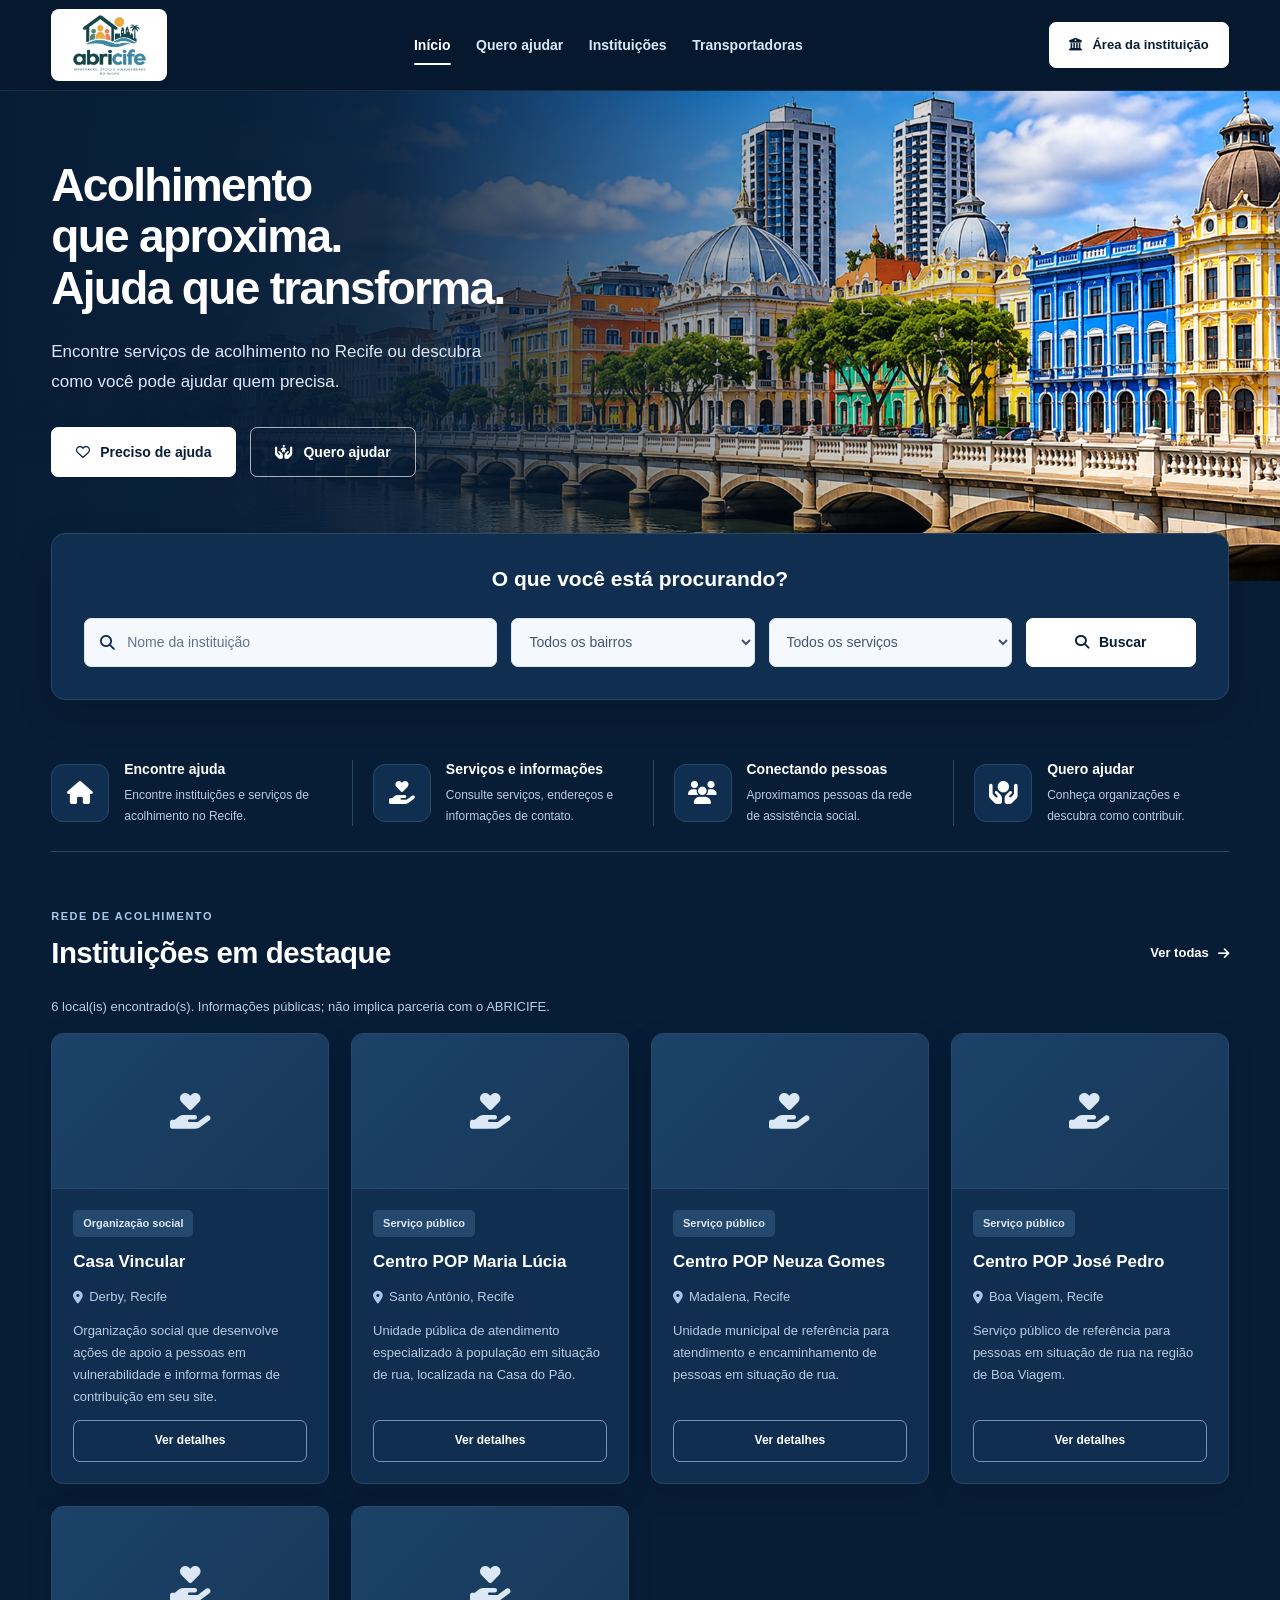
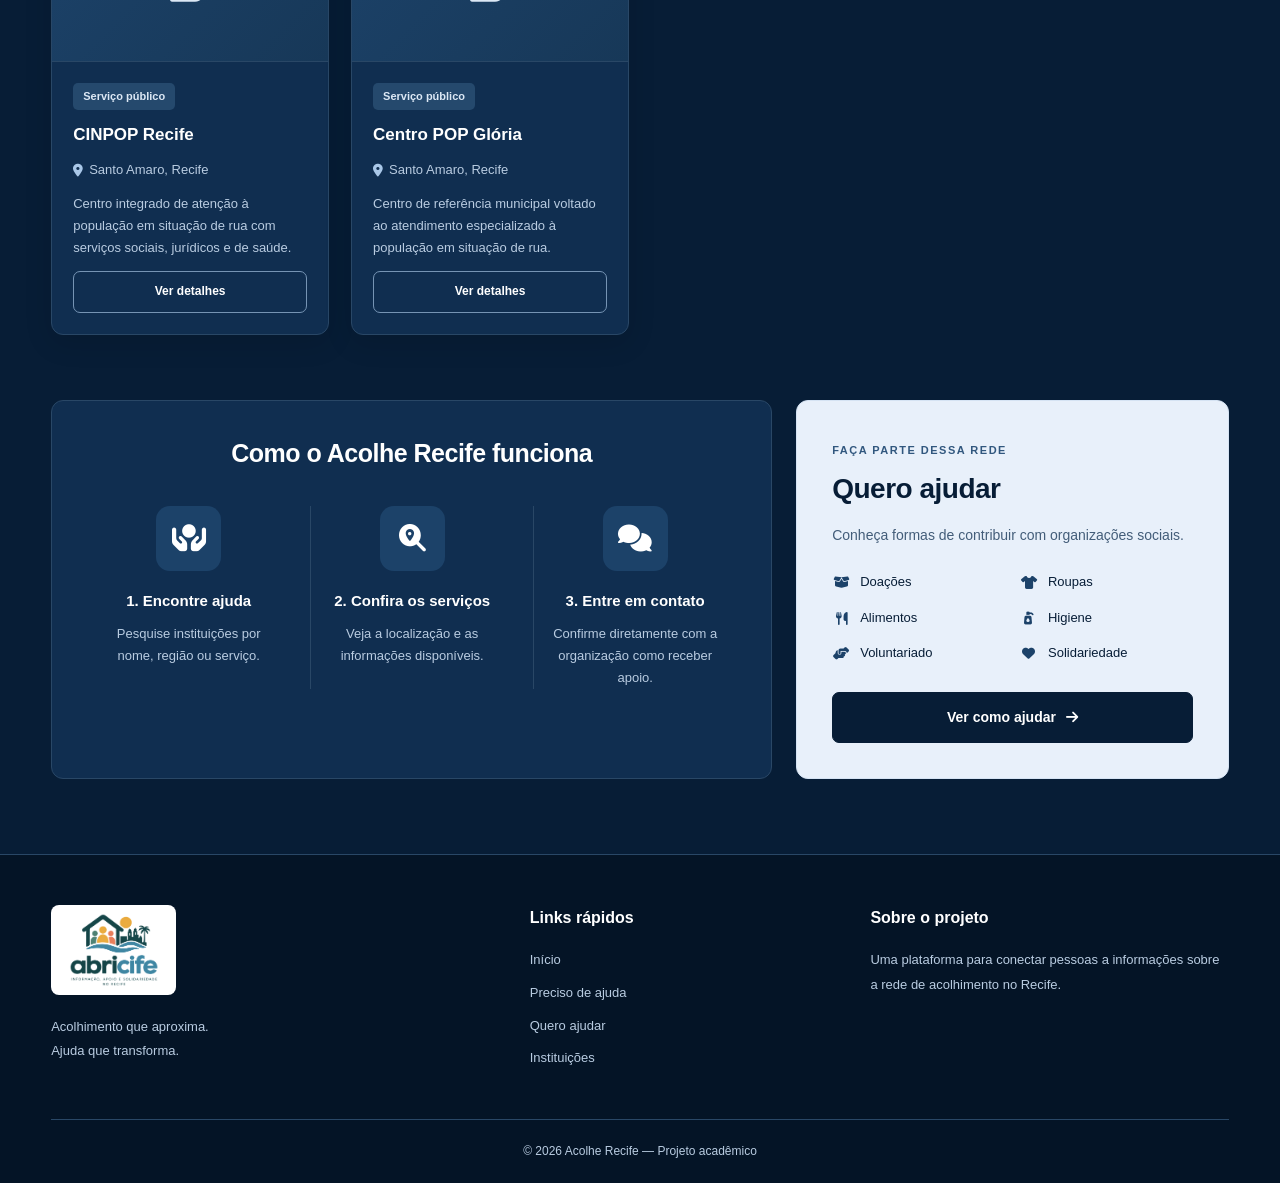
<file: acolhe-recife/frontend/html/index.html>
<!DOCTYPE html>
<html lang="pt-BR">
<head>
  <meta charset="UTF-8">
  <meta name="viewport" content="width=device-width, initial-scale=1">
  <meta name="theme-color" content="#063da8">
  <meta name="description" content="Encontre instituições e serviços de apoio no Recife.">

  <title>ABRICIFE | Acolhe Recife</title>

  <link rel="stylesheet" href="../css/style.css">
  <link rel="stylesheet" href="https://cdnjs.cloudflare.com/ajax/libs/font-awesome/6.5.2/css/all.min.css">

  <script src="../js/dados.js" defer></script>
  <script src="../js/catalogo.js" defer></script>
</head>
<body>
  <header class="header">
    <div class="header-container">
      <a href="index.html" class="logo" aria-label="ABRICIFE - Início">
        <img src="../assets/img/logo.png" alt="ABRICIFE">
      </a>

      <button class="menu-toggle" id="menu-toggle"
        type="button" aria-label="Abrir menu"
        aria-expanded="false" aria-controls="menu">
        <i class="fa-solid fa-bars"></i>
      </button>

      <nav class="menu" id="menu" aria-label="Navegação principal">
        <a href="index.html" class="active" aria-current="page">Início</a>
        <a href="quero-ajudar.html">Quero ajudar</a>
        <a href="instituicoes.html">Instituições</a> 
        <a href="transportadoras.html">Transportadoras</a>
      </nav>

      <a href="login.html" class="btn-instituicao">
        <i class="fa-solid fa-building-columns"></i>
        Área da instituição
      </a>
    </div>
  </header>

  <main>
    <section class="hero">
      <div class="hero-content">
        <h1>
          Acolhimento<br>
          que aproxima.<br>
          Ajuda que transforma.
        </h1>

        <p>
          Encontre serviços de acolhimento no Recife
          ou descubra como você pode ajudar quem precisa.
        </p>

        <div class="hero-buttons">
          <a href="preciso-ajuda.html" class="btn-primary">
            <i class="fa-regular fa-heart"></i>
            Preciso de ajuda
          </a>

          <a href="quero-ajudar.html" class="btn-secondary">
            <i class="fa-solid fa-hands-holding-child"></i>
            Quero ajudar
          </a>
        </div>
      </div>
    </section>

    <section class="search-box" aria-labelledby="search-title">
      <h2 id="search-title">O que você está procurando?</h2>

      <form class="search-form" id="search-form">
        <div class="input-search">
          <i class="fa-solid fa-magnifying-glass"></i>
          <input type="search" id="search-name"
            placeholder="Nome da instituição"
            aria-label="Nome da instituição">
        </div>

        <select id="search-region" aria-label="Região">
          <option value="">Todas as regiões</option>
        </select>

        <select id="search-service" aria-label="Tipo de serviço">
          <option value="">Todos os serviços</option>
        </select>

        <button type="submit" class="btn-search">
          <i class="fa-solid fa-magnifying-glass"></i>
          Buscar
        </button>
      </form>
    </section>

    <section class="benefits" aria-label="Como podemos ajudar">
      <article class="benefit">
        <div class="benefit-icon">
          <i class="fa-solid fa-house"></i>
        </div>
        <div>
          <h3>Encontre ajuda</h3>
          <p>Encontre instituições e serviços de acolhimento no Recife.</p>
        </div>
      </article>

      <article class="benefit">
        <div class="benefit-icon">
          <i class="fa-solid fa-hand-holding-heart"></i>
        </div>
        <div>
          <h3>Serviços e informações</h3>
          <p>Consulte serviços, endereços e informações de contato.</p>
        </div>
      </article>

      <article class="benefit">
        <div class="benefit-icon">
          <i class="fa-solid fa-users"></i>
        </div>
        <div>
          <h3>Conectando pessoas</h3>
          <p>Aproximamos pessoas da rede de assistência social.</p>
        </div>
      </article>

      <article class="benefit">
        <div class="benefit-icon">
          <i class="fa-solid fa-hands-holding-circle"></i>
        </div>
        <div>
          <h3>Quero ajudar</h3>
          <p>Conheça organizações e descubra como contribuir.</p>
        </div>
      </article>
    </section>

    <section class="institutions" id="instituicoes">
      <div class="section-header">
        <div>
          <span class="section-label">REDE DE ACOLHIMENTO</span>
          <h2>Instituições em destaque</h2>
        </div>

        <a href="instituicoes.html" class="see-all">
          Ver todas
          <i class="fa-solid fa-arrow-right"></i>
        </a>
      </div>

      <p class="search-feedback" id="search-feedback" role="status"></p>

      <div class="institution-list" id="lista-instituicoes">
        <p class="loading-message">Carregando instituições...</p>
      </div>
    </section>

    <section class="how-it-works">
      <div class="how-content">
        <h2>Como o Acolhe Recife funciona</h2>

        <div class="steps">
          <article class="step">
            <div class="step-icon">
              <i class="fa-solid fa-hands-holding-circle"></i>
            </div>
            <h3>1. Encontre ajuda</h3>
            <p>Pesquise instituições por nome, região ou serviço.</p>
          </article>

          <article class="step">
            <div class="step-icon">
              <i class="fa-solid fa-magnifying-glass-location"></i>
            </div>
            <h3>2. Confira os serviços</h3>
            <p>Veja a localização e as informações disponíveis.</p>
          </article>

          <article class="step">
            <div class="step-icon">
              <i class="fa-solid fa-comments"></i>
            </div>
            <h3>3. Entre em contato</h3>
            <p>Confirme diretamente com a organização como receber apoio.</p>
          </article>
        </div>
      </div>

      <div class="help-content">
        <span class="section-label">FAÇA PARTE DESSA REDE</span>
        <h2>Quero ajudar</h2>

        <p>Conheça formas de contribuir com organizações sociais.</p>

        <div class="help-options">
          <span><i class="fa-solid fa-box-open"></i> Doações</span>
          <span><i class="fa-solid fa-shirt"></i> Roupas</span>
          <span><i class="fa-solid fa-utensils"></i> Alimentos</span>
          <span><i class="fa-solid fa-pump-soap"></i> Higiene</span>
          <span><i class="fa-solid fa-handshake-angle"></i> Voluntariado</span>
          <span><i class="fa-solid fa-heart"></i> Solidariedade</span>
        </div>

        <a href="quero-ajudar.html" class="btn-primary">
          Ver como ajudar
          <i class="fa-solid fa-arrow-right"></i>
        </a>
      </div>
    </section>
  </main>

  <footer class="footer">
    <div class="footer-content">
      <div class="footer-brand">
        <img src="../assets/img/logo.png" alt="ABRICIFE">
        <p>Acolhimento que aproxima.<br>Ajuda que transforma.</p>
      </div>

      <div class="footer-links">
        <h3>Links rápidos</h3>
        <a href="index.html">Início</a>
        <a href="preciso-ajuda.html">Preciso de ajuda</a>
        <a href="quero-ajudar.html">Quero ajudar</a>
        <a href="instituicoes.html">Instituições</a>
      </div>

      <div>
        <h3>Sobre o projeto</h3>
        <p>
          Uma plataforma para conectar pessoas
          a informações sobre a rede de acolhimento no Recife.
        </p>
      </div>
    </div>

    <div class="copyright">
      © 2026 Acolhe Recife — Projeto acadêmico
    </div>
  </footer>
</body>
</html>
</file>
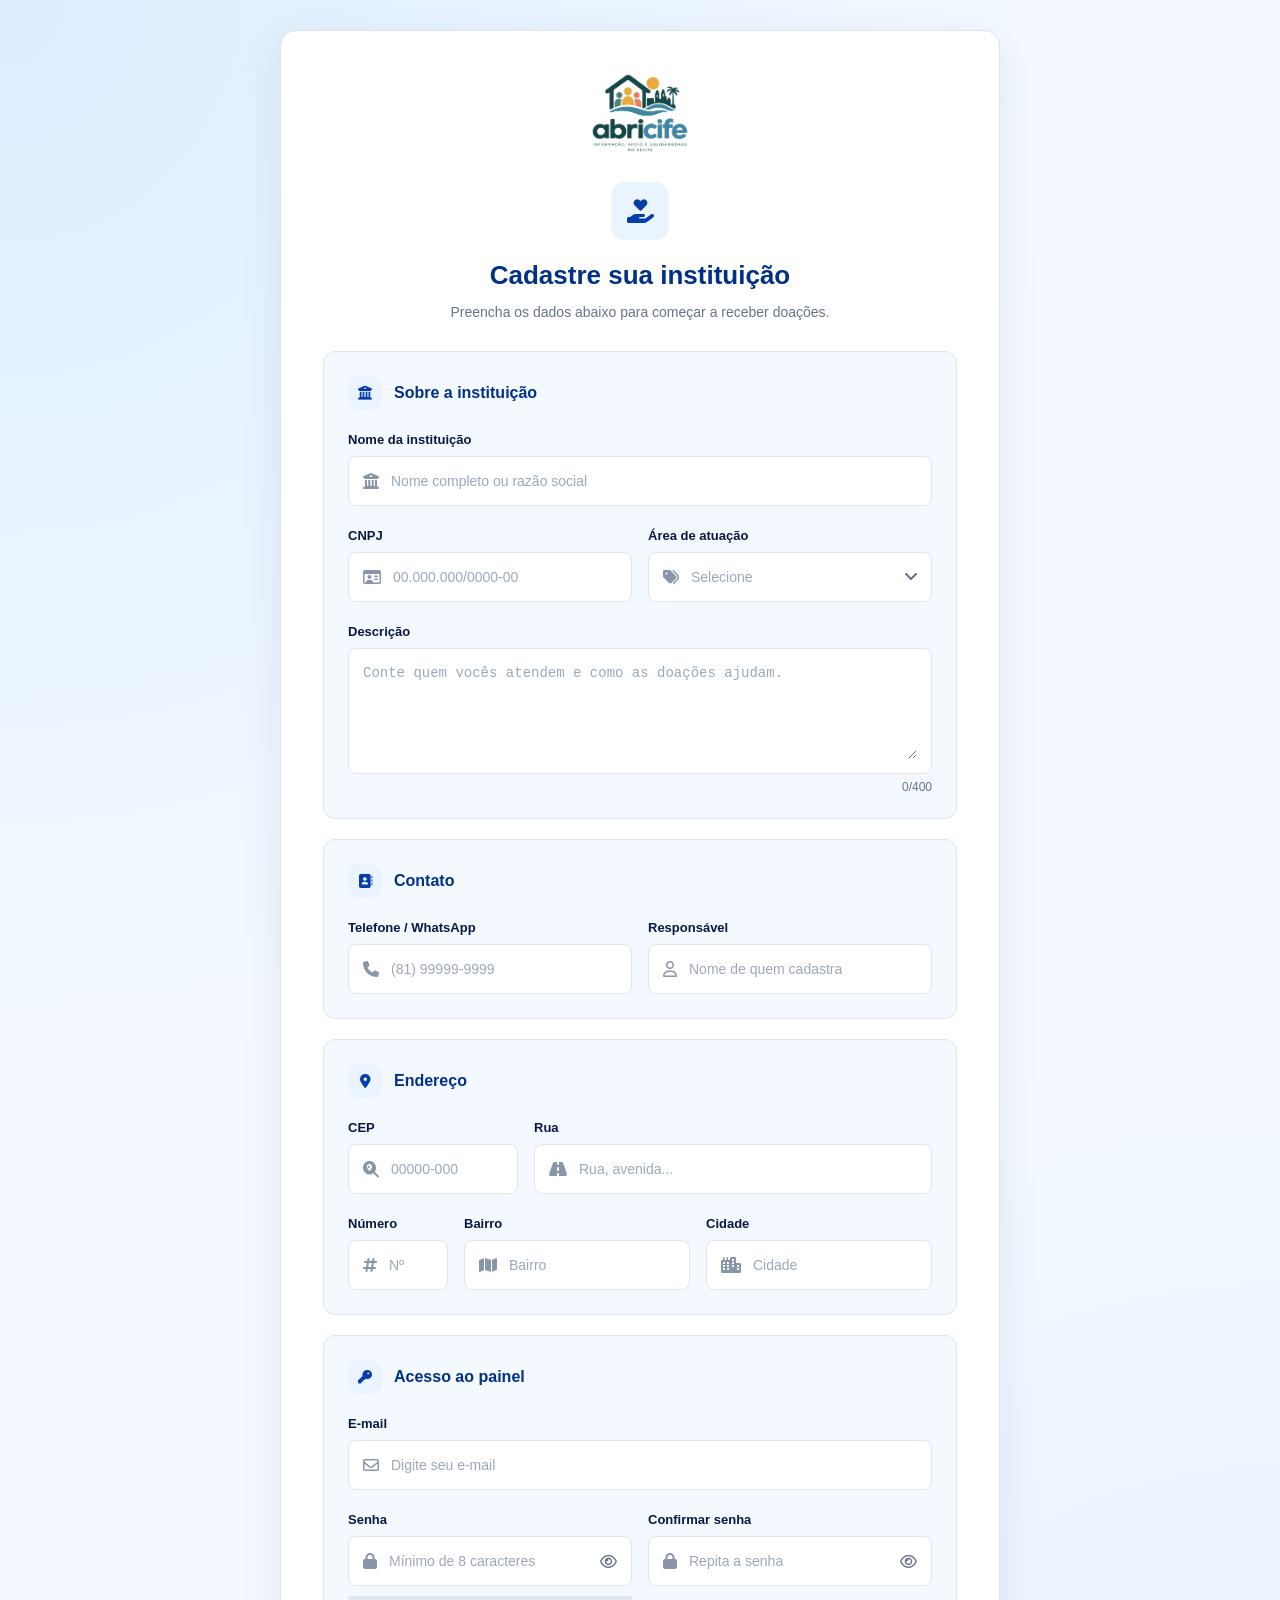
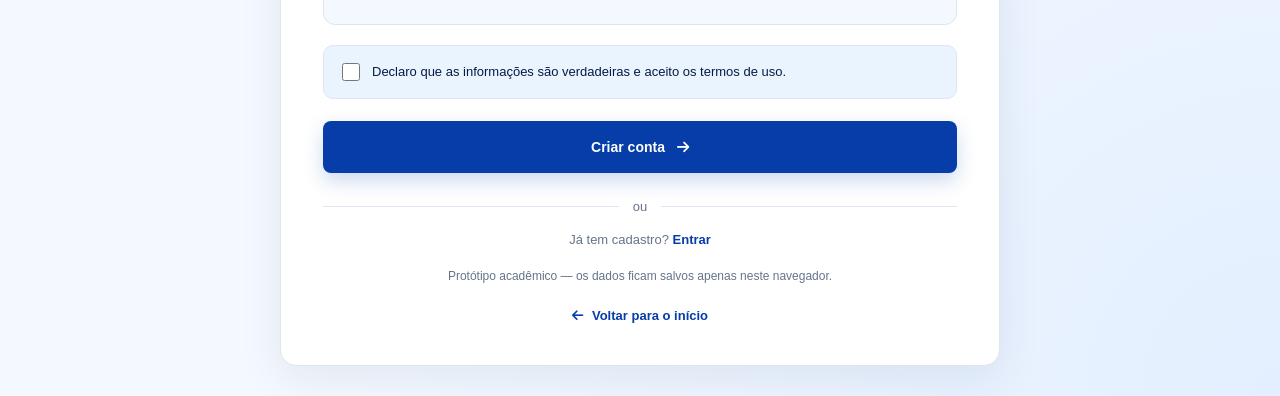
<file: acolhe-recife/frontend/html/cadastro.html>
<!DOCTYPE html>
<html lang="pt-BR">
<head>
  <meta charset="UTF-8">
  <meta name="viewport" content="width=device-width, initial-scale=1.0">

  <title>Cadastro | ABRICIFE</title>

  <!-- login.css = base (variáveis, card, inputs, botão). cadastro.css = só o que é específico do cadastro. -->
  <link rel="stylesheet" href="../css/login.css">
  <link rel="stylesheet" href="../css/cadastro.css">
  <link
    rel="stylesheet"
    href="https://cdnjs.cloudflare.com/ajax/libs/font-awesome/6.5.2/css/all.min.css"
  >
  <script src="../js/cadastro.js" defer></script>
</head>

<body>
  <main class="login-page">
    <section class="login-card cadastro-card">

      <div class="login-brand">
        <a href="index.html">
          <img src="../assets/img/logo.png" alt="Acolhe Recife">
        </a>
      </div>

      <div class="login-header">
        <div class="login-icon">
          <i class="fa-solid fa-hand-holding-heart"></i>
        </div>

        <h1>Cadastre sua instituição</h1>
        <p>Preencha os dados abaixo para começar a receber doações.</p>
      </div>

      <form id="cadastro-form" novalidate>

        <!-- Sobre a instituição -->
        <section class="form-section" aria-labelledby="titulo-instituicao">
          <h2 class="section-title" id="titulo-instituicao">
            <span class="section-icon"><i class="fa-solid fa-building-columns"></i></span>
            Sobre a instituição
          </h2>

          <div class="form-group">
            <label for="nome">Nome da instituição</label>
            <div class="input-group">
              <i class="fa-solid fa-building-columns"></i>
              <input type="text" id="nome" name="nome" placeholder="Nome completo ou razão social"
                     autocomplete="organization" required>
            </div>
            <small class="field-error" id="erro-nome"></small>
          </div>

          <div class="form-row">
            <div class="form-group">
              <label for="cnpj">CNPJ</label>
              <div class="input-group">
                <i class="fa-regular fa-id-card"></i>
                <input type="text" id="cnpj" name="cnpj" placeholder="00.000.000/0000-00"
                       inputmode="numeric" maxlength="18" required>
              </div>
              <small class="field-error" id="erro-cnpj"></small>
            </div>

            <div class="form-group">
              <label for="categoria">Área de atuação</label>
              <div class="input-group">
                <i class="fa-solid fa-tags"></i>
                <select id="categoria" name="categoria" required>
                  <option value="" selected disabled>Selecione</option>
                  <option>Alimentação</option>
                  <option>Saúde</option>
                  <option>Educação</option>
                  <option>Crianças e adolescentes</option>
                  <option>Idosos</option>
                  <option>Pessoas em situação de rua</option>
                  <option>Animais</option>
                  <option>Meio ambiente</option>
                  <option>Outros</option>
                </select>
              </div>
              <small class="field-error" id="erro-categoria"></small>
            </div>
          </div>

          <div class="form-group">
            <label for="descricao">Descrição</label>
            <div class="input-group input-group--textarea">
              <textarea id="descricao" name="descricao" rows="4" maxlength="400"
                        placeholder="Conte quem vocês atendem e como as doações ajudam."
                        required></textarea>
            </div>
            <div class="field-meta">
              <small class="field-error" id="erro-descricao"></small>
              <small class="char-count"><span id="contador">0</span>/400</small>
            </div>
          </div>
        </section>

        <!-- Contato -->
        <section class="form-section" aria-labelledby="titulo-contato">
          <h2 class="section-title" id="titulo-contato">
            <span class="section-icon"><i class="fa-solid fa-address-book"></i></span>
            Contato
          </h2>

          <div class="form-row">
            <div class="form-group">
              <label for="telefone">Telefone / WhatsApp</label>
              <div class="input-group">
                <i class="fa-solid fa-phone"></i>
                <input type="tel" id="telefone" name="telefone" placeholder="(81) 99999-9999"
                       autocomplete="tel" inputmode="numeric" maxlength="15" required>
              </div>
              <small class="field-error" id="erro-telefone"></small>
            </div>

            <div class="form-group">
              <label for="responsavel">Responsável</label>
              <div class="input-group">
                <i class="fa-regular fa-user"></i>
                <input type="text" id="responsavel" name="responsavel"
                       placeholder="Nome de quem cadastra" autocomplete="name" required>
              </div>
              <small class="field-error" id="erro-responsavel"></small>
            </div>
          </div>
        </section>

        <!-- Endereço -->
        <section class="form-section" aria-labelledby="titulo-endereco">
          <h2 class="section-title" id="titulo-endereco">
            <span class="section-icon"><i class="fa-solid fa-location-dot"></i></span>
            Endereço
          </h2>

          <div class="form-row form-row--cep">
            <div class="form-group">
              <label for="cep">CEP</label>
              <div class="input-group">
                <i class="fa-solid fa-magnifying-glass-location"></i>
                <input type="text" id="cep" name="cep" placeholder="00000-000"
                       inputmode="numeric" maxlength="9" autocomplete="postal-code" required>
              </div>
              <small class="field-error" id="erro-cep"></small>
            </div>

            <div class="form-group">
              <label for="rua">Rua</label>
              <div class="input-group">
                <i class="fa-solid fa-road"></i>
                <input type="text" id="rua" name="rua" placeholder="Rua, avenida..."
                       autocomplete="address-line1" required>
              </div>
              <small class="field-error" id="erro-rua"></small>
            </div>
          </div>

          <div class="form-row form-row--numero">
            <div class="form-group">
              <label for="numero">Número</label>
              <div class="input-group">
                <i class="fa-solid fa-hashtag"></i>
                <input type="text" id="numero" name="numero" placeholder="Nº" required>
              </div>
              <small class="field-error" id="erro-numero"></small>
            </div>

            <div class="form-group">
              <label for="bairro">Bairro</label>
              <div class="input-group">
                <i class="fa-solid fa-map"></i>
                <input type="text" id="bairro" name="bairro" placeholder="Bairro" required>
              </div>
              <small class="field-error" id="erro-bairro"></small>
            </div>

            <div class="form-group">
              <label for="cidade">Cidade</label>
              <div class="input-group">
                <i class="fa-solid fa-city"></i>
                <input type="text" id="cidade" name="cidade" placeholder="Cidade" required>
              </div>
              <small class="field-error" id="erro-cidade"></small>
            </div>
          </div>
        </section>

        <!-- Acesso -->
        <section class="form-section" aria-labelledby="titulo-acesso">
          <h2 class="section-title" id="titulo-acesso">
            <span class="section-icon"><i class="fa-solid fa-key"></i></span>
            Acesso ao painel
          </h2>

          <div class="form-group">
            <label for="email">E-mail</label>
            <div class="input-group">
              <i class="fa-regular fa-envelope"></i>
              <input type="email" id="email" name="email" placeholder="Digite seu e-mail"
                     autocomplete="username" required>
            </div>
            <small class="field-error" id="erro-email"></small>
          </div>

          <div class="form-row">
            <div class="form-group">
              <label for="senha">Senha</label>
              <div class="input-group">
                <i class="fa-solid fa-lock"></i>
                <input type="password" id="senha" name="senha" placeholder="Mínimo de 8 caracteres"
                       autocomplete="new-password" required>
                <button type="button" class="toggle-password" data-target="senha"
                        aria-label="Mostrar senha">
                  <i class="fa-regular fa-eye"></i>
                </button>
              </div>
              <div class="strength" aria-hidden="true">
                <span class="strength-bar" id="strength-bar"></span>
              </div>
              <small class="strength-text" id="strength-text"></small>
              <small class="field-error" id="erro-senha"></small>
            </div>

            <div class="form-group">
              <label for="confirmar-senha">Confirmar senha</label>
              <div class="input-group">
                <i class="fa-solid fa-lock"></i>
                <input type="password" id="confirmar-senha" name="confirmar-senha"
                       placeholder="Repita a senha" autocomplete="new-password" required>
                <button type="button" class="toggle-password" data-target="confirmar-senha"
                        aria-label="Mostrar senha">
                  <i class="fa-regular fa-eye"></i>
                </button>
              </div>
              <small class="field-error" id="erro-confirmar-senha"></small>
            </div>
          </div>
        </section>

        <div class="form-check">
          <label class="check-label" for="termos">
            <input type="checkbox" id="termos" name="termos" required>
            <span>Declaro que as informações são verdadeiras e aceito os termos de uso.</span>
          </label>
          <small class="field-error" id="erro-termos"></small>
        </div>

        <p id="cadastro-feedback" class="login-feedback" role="alert"></p>

        <button type="submit" class="btn-login">
          Criar conta
          <i class="fa-solid fa-arrow-right"></i>
        </button>
      </form>

      <div class="login-divider">
        <span>ou</span>
      </div>

      <p class="alt-link">
        Já tem cadastro? <a href="login.html">Entrar</a>
      </p>

      <p class="demo-text">
        Protótipo acadêmico — os dados ficam salvos apenas neste navegador.
      </p>

      <a href="index.html" class="back-link">
        <i class="fa-solid fa-arrow-left"></i>
        Voltar para o início
      </a>

    </section>
  </main>
</body>
</html>
</file>
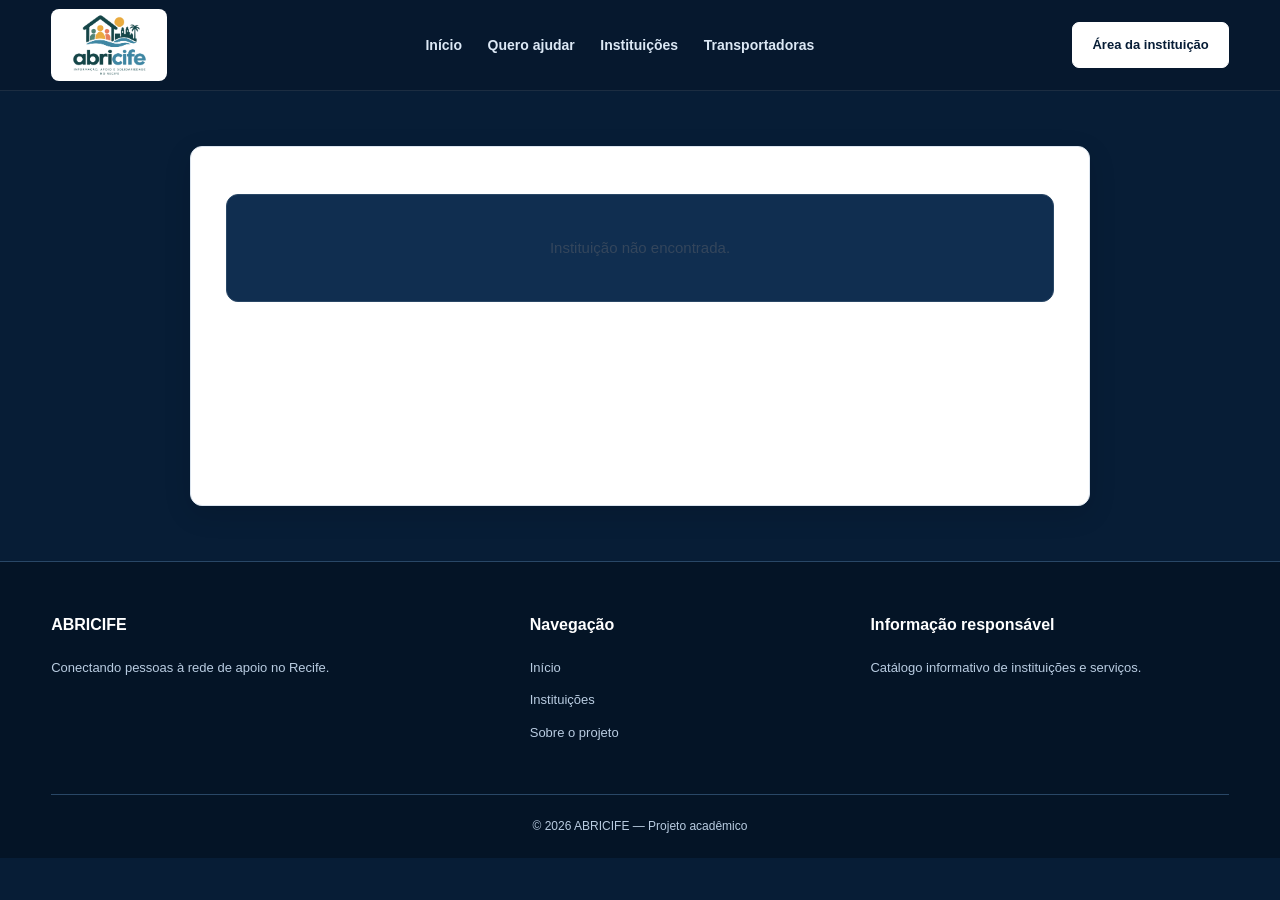
<file: acolhe-recife/frontend/html/instituicao.html>
<!DOCTYPE html>
<html lang="pt-BR">
<head>
  <meta charset="UTF-8">
  <meta name="viewport" content="width=device-width, initial-scale=1">
  <title>Detalhes da instituição | ABRICIFE</title>

  <link rel="stylesheet" href="../css/style.css">
  <link rel="stylesheet" href="../css/paginas.css">
  <link rel="stylesheet" href="https://cdnjs.cloudflare.com/ajax/libs/font-awesome/6.5.2/css/all.min.css">

  <script src="../js/dados.js" defer></script>
  <script src="../js/catalogo.js" defer></script>
</head>
<body>
  <header class="header">
    <div class="header-container">
      <a href="index.html" class="logo">
        <img src="../assets/img/logo.png" alt="ABRICIFE">
      </a>

      <button class="menu-toggle" id="menu-toggle"
        type="button" aria-label="Abrir menu"
        aria-expanded="false" aria-controls="menu">
        <i class="fa-solid fa-bars"></i>
      </button>

      <nav class="menu" id="menu">
        <a href="index.html">Início</a>
        <a href="quero-ajudar.html">Quero ajudar</a>
        <a href="instituicoes.html">Instituições</a>
        <a href="transportadoras.html">Transportadoras</a>
      </nav>

      <a href="login.html" class="btn-instituicao">
        Área da instituição
      </a>
    </div>
  </header>

  <main>
    <section class="detail" id="detalhe">
      <p class="loading-message">Carregando informações...</p>
    </section>
  </main>

  <footer class="footer">
    <div class="footer-content">
      <div>
        <h3>ABRICIFE</h3>
        <p>Conectando pessoas à rede de apoio no Recife.</p>
      </div>

      <div class="footer-links">
        <h3>Navegação</h3>
        <a href="index.html">Início</a>
        <a href="instituicoes.html">Instituições</a>
        <a href="sobre.html">Sobre o projeto</a>
      </div>

      <div>
        <h3>Informação responsável</h3>
        <p>Catálogo informativo de instituições e serviços.</p>
      </div>
    </div>

    <div class="copyright">© 2026 ABRICIFE — Projeto acadêmico</div>
  </footer>
</body>
</html>
</file>
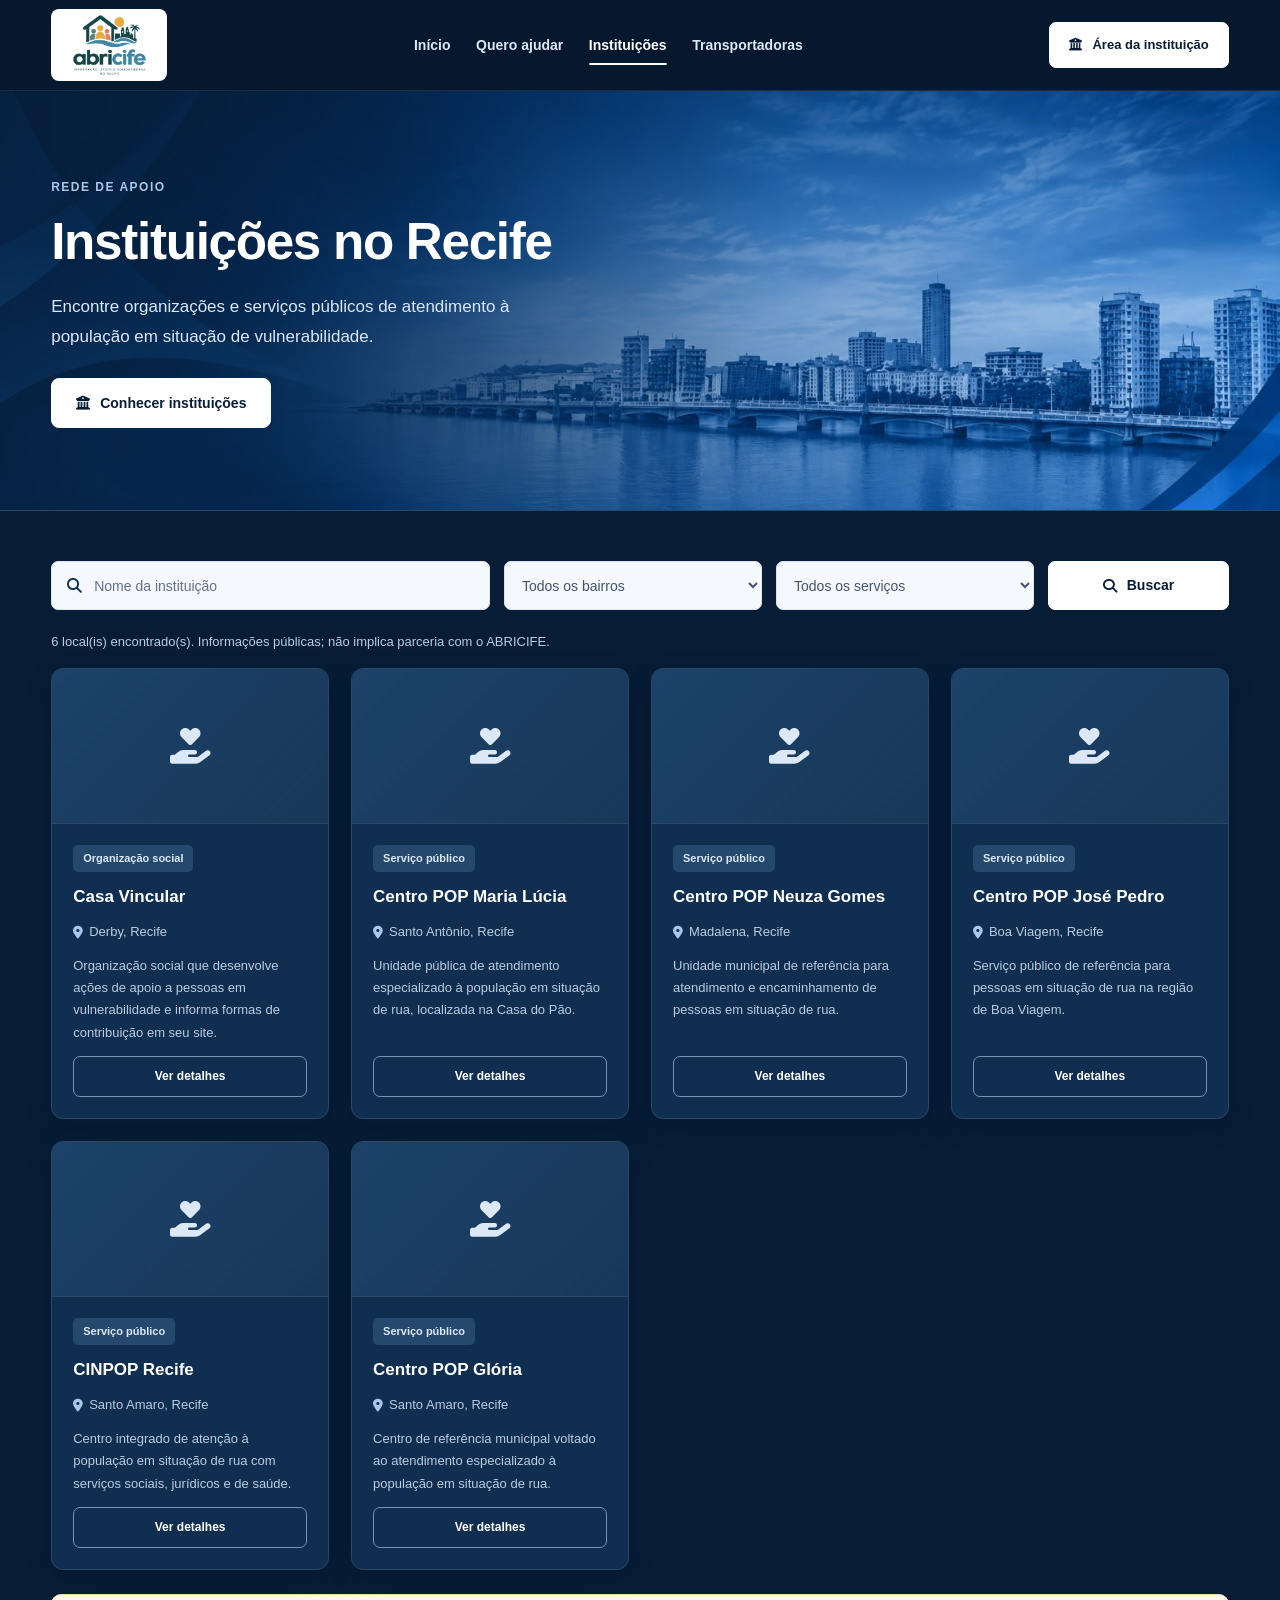
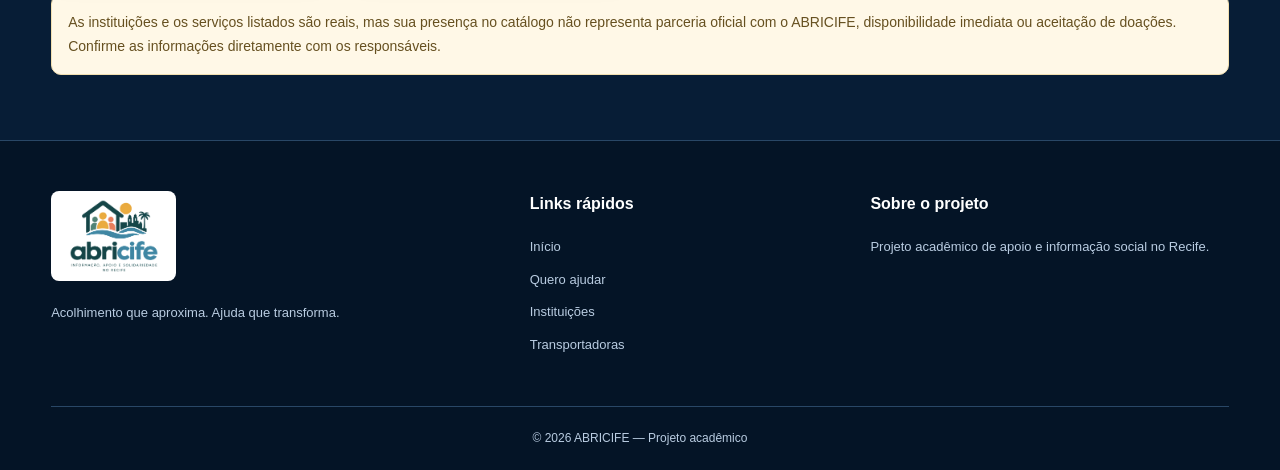
<file: acolhe-recife/frontend/html/instituicoes.html>
<!DOCTYPE html>
<html lang="pt-BR">
<head>
  <meta charset="UTF-8">
  <meta name="viewport" content="width=device-width, initial-scale=1.0">

  <title>Instituições | ABRICIFE</title>

  <link rel="stylesheet" href="../css/style.css">
  <link rel="stylesheet" href="../css/paginas.css">
  <link rel="stylesheet" href="https://cdnjs.cloudflare.com/ajax/libs/font-awesome/6.5.2/css/all.min.css">

  <script src="../js/dados.js" defer></script>
  <script src="../js/catalogo.js" defer></script>
</head>

<body>

  <header class="header">
    <div class="header-container">

      <a href="index.html" class="logo">
        <img src="../assets/img/logo.png" alt="ABRICIFE">
      </a>

      <button
        class="menu-toggle"
        id="menu-toggle"
        type="button"
        aria-label="Abrir menu"
        aria-expanded="false"
        aria-controls="menu"
      >
        <i class="fa-solid fa-bars"></i>
      </button>

      <nav class="menu" id="menu">
        <a href="index.html">Início</a>
        <a href="quero-ajudar.html">Quero ajudar</a>

        <a href="instituicoes.html" class="active" aria-current="page">
          Instituições
        </a>

        <a href="transportadoras.html">Transportadoras</a>
      </nav>

      <a href="login.html" class="btn-instituicao">
        <i class="fa-solid fa-building-columns"></i>
        Área da instituição
      </a>

    </div>
  </header>

  <main>

    <section class="page-hero institutions-hero">
      <div class="page-hero-content">

        <span class="section-label">REDE DE APOIO</span>

        <h1>Instituições no Recife</h1>

        <p>
          Encontre organizações e serviços públicos de atendimento
          à população em situação de vulnerabilidade.
        </p>

        <a href="#instituicoes" class="page-hero-button">
          <i class="fa-solid fa-building-columns"></i>
          Conhecer instituições
        </a>

      </div>
    </section>

    <section class="institutions" id="instituicoes">

      <form class="search-form catalog-search" id="search-form">

        <div class="input-search">
          <i class="fa-solid fa-magnifying-glass"></i>

          <input
            type="search"
            id="search-name"
            placeholder="Nome da instituição"
            aria-label="Nome da instituição"
          >
        </div>

        <select id="search-region" aria-label="Filtrar por bairro">
          <option value="">Todos os bairros</option>
        </select>

        <select id="search-service" aria-label="Filtrar por serviço">
          <option value="">Todos os serviços</option>
        </select>

        <button type="submit" class="btn-search">
          <i class="fa-solid fa-magnifying-glass"></i>
          Buscar
        </button>

      </form>

      <p
        id="search-feedback"
        class="search-feedback"
        role="status"
      ></p>

      <div id="lista-instituicoes" class="institution-list"></div>

      <p class="notice">
        As instituições e os serviços listados são reais, mas sua presença
        no catálogo não representa parceria oficial com o ABRICIFE,
        disponibilidade imediata ou aceitação de doações.
        Confirme as informações diretamente com os responsáveis.
      </p>

    </section>

  </main>

  <footer class="footer">
    <div class="footer-content">

      <div class="footer-brand">
        <img src="../assets/img/logo.png" alt="ABRICIFE">
        <p>Acolhimento que aproxima. Ajuda que transforma.</p>
      </div>

      <div class="footer-links">
        <h3>Links rápidos</h3>

        <a href="index.html">Início</a>
        <a href="quero-ajudar.html">Quero ajudar</a>
        <a href="instituicoes.html">Instituições</a>
        <a href="transportadoras.html">Transportadoras</a>
      </div>

      <div>
        <h3>Sobre o projeto</h3>

        <p>
          Projeto acadêmico de apoio e informação social no Recife.
        </p>
      </div>

    </div>

    <div class="copyright">
      © 2026 ABRICIFE — Projeto acadêmico
    </div>
  </footer>

</body>
</html>
</file>
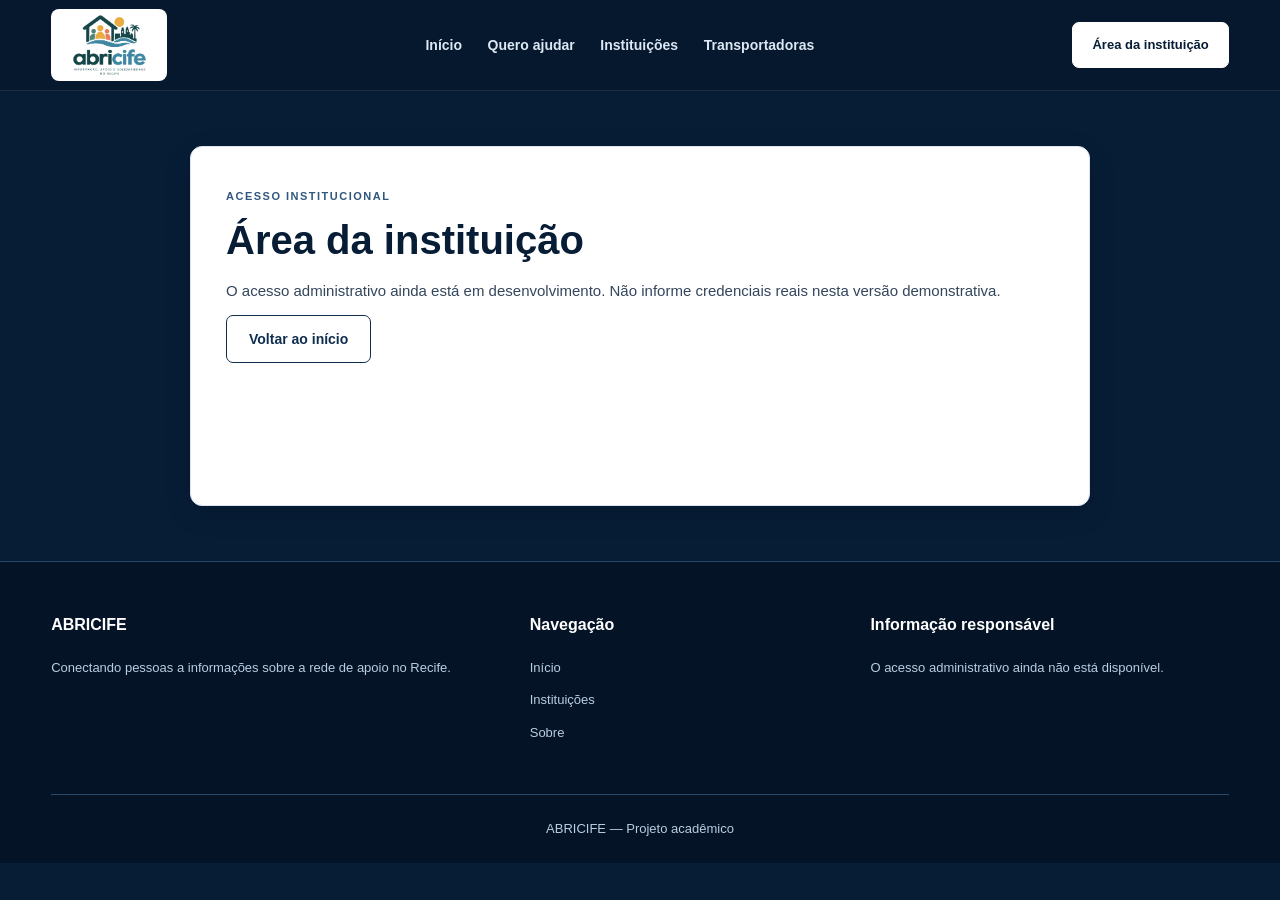
<file: acolhe-recife/frontend/html/login.html>
<!DOCTYPE html>
<html lang="pt-BR">
<head>
  <meta charset="UTF-8">
  <meta name="viewport" content="width=device-width, initial-scale=1">
  <title>Área da instituição | ABRICIFE</title>

  <link rel="stylesheet" href="../css/style.css">
  <link rel="stylesheet" href="../css/paginas.css">
  <link rel="stylesheet" href="https://cdnjs.cloudflare.com/ajax/libs/font-awesome/6.5.2/css/all.min.css">

  <script src="../js/catalogo.js" defer></script>
</head>
<body>
  <header class="header">
    <div class="header-container">
      <a href="index.html" class="logo">
        <img src="../assets/img/logo.png" alt="ABRICIFE">
      </a>

      <button class="menu-toggle" id="menu-toggle"
        type="button" aria-label="Abrir menu"
        aria-expanded="false" aria-controls="menu">
        <i class="fa-solid fa-bars"></i>
      </button>

      <nav class="menu" id="menu">
        <a href="index.html">Início</a>
        <a href="quero-ajudar.html">Quero ajudar</a>
        <a href="instituicoes.html">Instituições</a>
        <a href="transportadoras.html">Transportadoras</a>
      </nav>

      <a href="login.html" class="btn-instituicao">
        Área da instituição
      </a>
    </div>
  </header>

  <main>
    <section class="detail">
      <span class="section-label">ACESSO INSTITUCIONAL</span>
      <h1>Área da instituição</h1>

      <p>
        O acesso administrativo ainda está em desenvolvimento.
        Não informe credenciais reais nesta versão demonstrativa.
      </p>

      <a href="index.html" class="btn-secondary">
        Voltar ao início
      </a>
    </section>
  </main>

  <footer class="footer">
    <div class="footer-content">
      <div>
        <h3>ABRICIFE</h3>
        <p>Conectando pessoas a informações sobre a rede de apoio no Recife.</p>
      </div>

      <div class="footer-links">
        <h3>Navegação</h3>
        <a href="index.html">Início</a>
        <a href="instituicoes.html">Instituições</a>
        <a href="sobre.html">Sobre</a>
      </div>

      <div>
        <h3>Informação responsável</h3>
        <p>O acesso administrativo ainda não está disponível.</p>
      </div>
    </div>

    <p class="copyright">ABRICIFE — Projeto acadêmico</p>
  </footer>
</body>
</html>
</file>
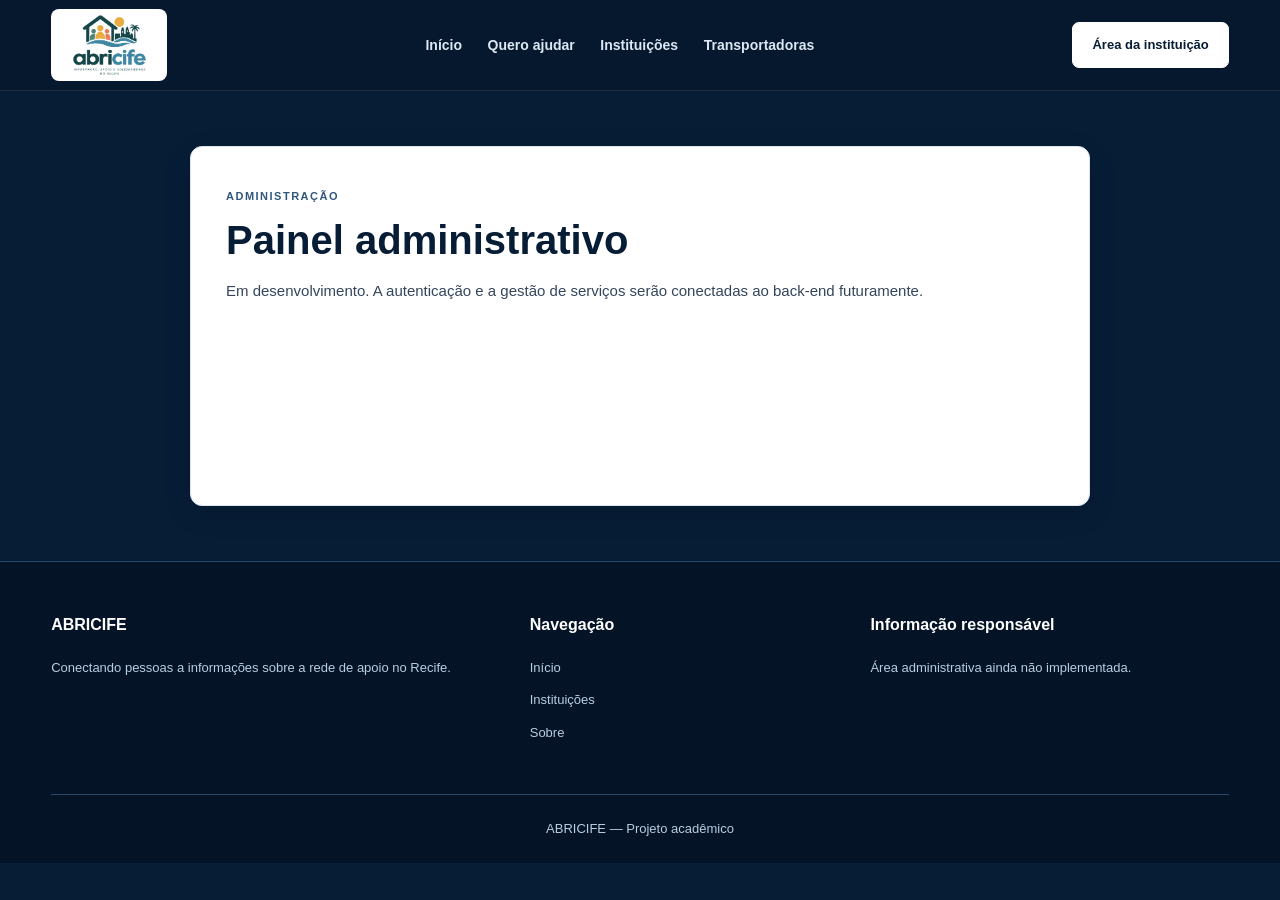
<file: acolhe-recife/frontend/html/painel.html>
<!DOCTYPE html>
<html lang="pt-BR">
<head>
  <meta charset="UTF-8">
  <meta name="viewport" content="width=device-width, initial-scale=1">
  <title>Painel | ABRICIFE</title>

  <link rel="stylesheet" href="../css/style.css">
  <link rel="stylesheet" href="../css/paginas.css">
  <link rel="stylesheet" href="https://cdnjs.cloudflare.com/ajax/libs/font-awesome/6.5.2/css/all.min.css">

  <script src="../js/catalogo.js" defer></script>
</head>
<body>
  <header class="header">
    <div class="header-container">
      <a href="index.html" class="logo">
        <img src="../assets/img/logo.png" alt="ABRICIFE">
      </a>

      <button class="menu-toggle" id="menu-toggle"
        type="button" aria-label="Abrir menu"
        aria-expanded="false" aria-controls="menu">
        <i class="fa-solid fa-bars"></i>
      </button>

      <nav class="menu" id="menu">
        <a href="index.html">Início</a>
        <a href="quero-ajudar.html">Quero ajudar</a>
        <a href="instituicoes.html">Instituições</a>
        <a href="transportadoras.html">Transportadoras</a>
      </nav>

      <a href="login.html" class="btn-instituicao">
        Área da instituição
      </a>
    </div>
  </header>

  <main>
    <section class="detail">
      <span class="section-label">ADMINISTRAÇÃO</span>
      <h1>Painel administrativo</h1>

      <p>
        Em desenvolvimento. A autenticação e a gestão
        de serviços serão conectadas ao back-end futuramente.
      </p>
    </section>
  </main>

  <footer class="footer">
    <div class="footer-content">
      <div>
        <h3>ABRICIFE</h3>
        <p>Conectando pessoas a informações sobre a rede de apoio no Recife.</p>
      </div>

      <div class="footer-links">
        <h3>Navegação</h3>
        <a href="index.html">Início</a>
        <a href="instituicoes.html">Instituições</a>
        <a href="sobre.html">Sobre</a>
      </div>

      <div>
        <h3>Informação responsável</h3>
        <p>Área administrativa ainda não implementada.</p>
      </div>
    </div>

    <p class="copyright">ABRICIFE — Projeto acadêmico</p>
  </footer>
</body>
</html>
</file>
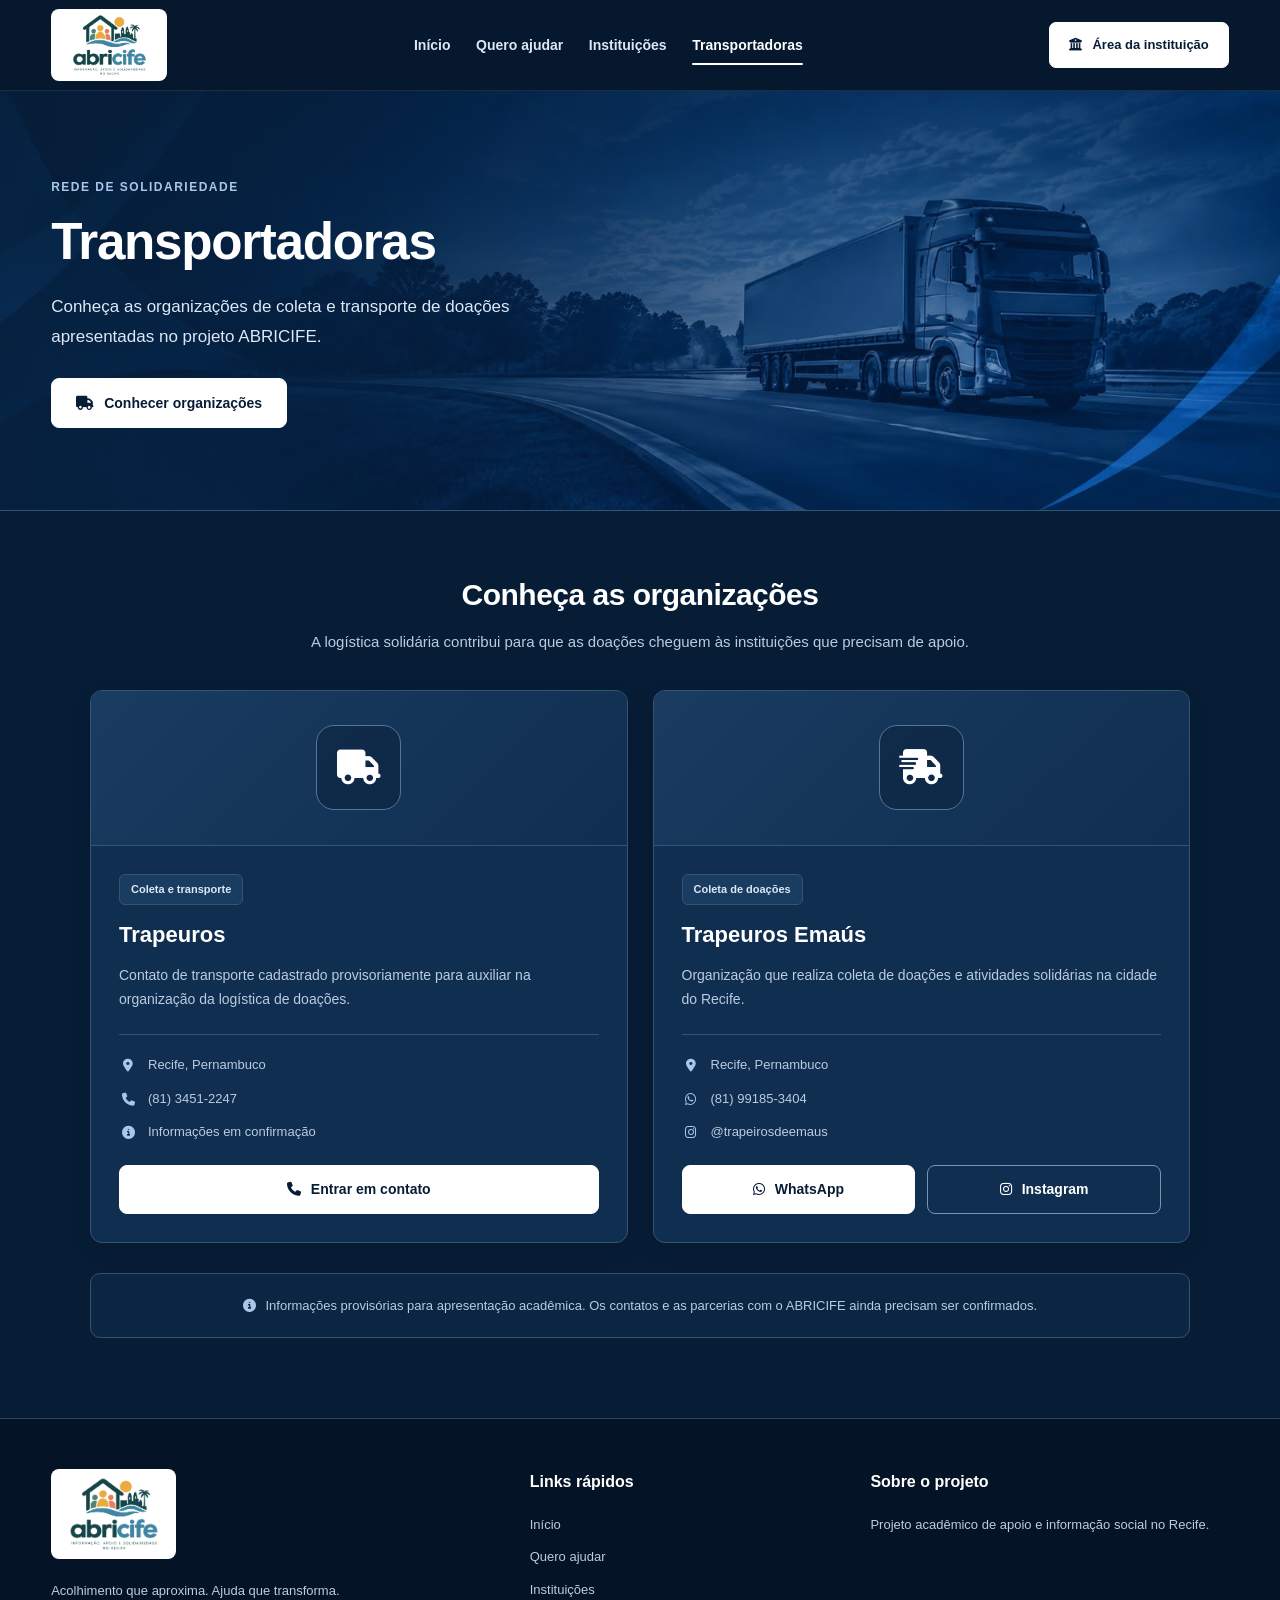
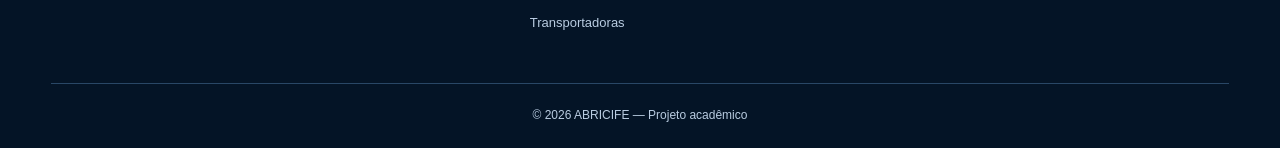
<file: acolhe-recife/frontend/html/transportadoras.html>
<!DOCTYPE html>
<html lang="pt-BR">
<head>
  <meta charset="UTF-8">
  <meta name="viewport" content="width=device-width, initial-scale=1.0">

  <title>Transportadoras | ABRICIFE</title>

  <link rel="stylesheet" href="../css/style.css">
  <link rel="stylesheet" href="../css/transportadoras.css">
  <link rel="stylesheet" href="https://cdnjs.cloudflare.com/ajax/libs/font-awesome/6.5.2/css/all.min.css">

  <script src="../js/transportadoras.js" defer></script>
</head>

<body>

  <header class="header">
    <div class="header-container">

      <a href="index.html" class="logo">
        <img src="../assets/img/logo.png" alt="ABRICIFE">
      </a>

      <button
        class="menu-toggle"
        id="menu-toggle"
        type="button"
        aria-label="Abrir menu"
        aria-expanded="false"
        aria-controls="menu"
      >
        <i class="fa-solid fa-bars"></i>
      </button>

      <nav class="menu" id="menu">
        <a href="index.html">Início</a>
        <a href="quero-ajudar.html">Quero ajudar</a>
        <a href="instituicoes.html">Instituições</a>

        <a href="transportadoras.html" class="active" aria-current="page">
          Transportadoras
        </a>
      </nav>

      <a href="login.html" class="btn-instituicao">
        <i class="fa-solid fa-building-columns"></i>
        Área da instituição
      </a>

    </div>
  </header>

  <main>

    <section class="transportadoras-hero">
      <div class="transportadoras-hero-content">

        <span class="section-label">REDE DE SOLIDARIEDADE</span>

        <h1>Transportadoras</h1>

        <p>
          Conheça as organizações de coleta e transporte de doações
          apresentadas no projeto ABRICIFE.
        </p>

        <a href="#transportadoras" class="transportadoras-hero-button">
          <i class="fa-solid fa-truck"></i>
          Conhecer organizações
        </a>

      </div>
    </section>

    <section class="transportadoras-section" id="transportadoras">

      <div class="transportadoras-heading">
        <h2>Conheça as organizações</h2>

        <p>
          A logística solidária contribui para que as doações
          cheguem às instituições que precisam de apoio.
        </p>
      </div>

      <div class="transportadoras-grid">

        <article class="transportadora-card">

          <div class="transportadora-icon">
            <i class="fa-solid fa-truck"></i>
          </div>

          <div class="transportadora-info">

            <span class="transportadora-tag">
              Coleta e transporte
            </span>

            <h3>Trapeuros</h3>

            <p>
              Contato de transporte cadastrado provisoriamente
              para auxiliar na organização da logística de doações.
            </p>

            <div class="transportadora-details">

              <p>
                <i class="fa-solid fa-location-dot"></i>
                Recife, Pernambuco
              </p>

              <p>
                <i class="fa-solid fa-phone"></i>
                (81) 3451-2247
              </p>

              <p>
                <i class="fa-solid fa-circle-info"></i>
                Informações em confirmação
              </p>

            </div>

            <a
              href="tel:+558134512247"
              class="transportadora-button"
            >
              <i class="fa-solid fa-phone"></i>
              Entrar em contato
            </a>

          </div>
        </article>

        <article class="transportadora-card">

          <div class="transportadora-icon">
            <i class="fa-solid fa-truck-fast"></i>
          </div>

          <div class="transportadora-info">

            <span class="transportadora-tag">
              Coleta de doações
            </span>

            <h3>Trapeuros Emaús</h3>

            <p>
              Organização que realiza coleta de doações
              e atividades solidárias na cidade do Recife.
            </p>

            <div class="transportadora-details">

              <p>
                <i class="fa-solid fa-location-dot"></i>
                Recife, Pernambuco
              </p>

              <p>
                <i class="fa-brands fa-whatsapp"></i>
                (81) 99185-3404
              </p>

              <p>
                <i class="fa-brands fa-instagram"></i>
                @trapeirosdeemaus
              </p>

            </div>

            <div class="transportadora-actions">

              <a
                href="https://wa.me/5581991853404"
                target="_blank"
                rel="noopener noreferrer"
                class="transportadora-button"
              >
                <i class="fa-brands fa-whatsapp"></i>
                WhatsApp
              </a>

              <a
                href="https://www.instagram.com/trapeirosdeemaus/"
                target="_blank"
                rel="noopener noreferrer"
                class="transportadora-button transportadora-button-outline"
              >
                <i class="fa-brands fa-instagram"></i>
                Instagram
              </a>

            </div>

          </div>
        </article>

      </div>

      <p class="transportadoras-notice">
        <i class="fa-solid fa-circle-info"></i>

        Informações provisórias para apresentação acadêmica.
        Os contatos e as parcerias com o ABRICIFE ainda precisam
        ser confirmados.
      </p>

    </section>

  </main>

  <footer class="footer">
    <div class="footer-content">

      <div class="footer-brand">
        <img src="../assets/img/logo.png" alt="ABRICIFE">
        <p>Acolhimento que aproxima. Ajuda que transforma.</p>
      </div>

      <div class="footer-links">
        <h3>Links rápidos</h3>

        <a href="index.html">Início</a>
        <a href="quero-ajudar.html">Quero ajudar</a>
        <a href="instituicoes.html">Instituições</a>
        <a href="transportadoras.html">Transportadoras</a>
      </div>

      <div>
        <h3>Sobre o projeto</h3>

        <p>
          Projeto acadêmico de apoio e informação social no Recife.
        </p>
      </div>

    </div>

    <div class="copyright">
      © 2026 ABRICIFE — Projeto acadêmico
    </div>
  </footer>

</body>
</html>
</file>
<file: acolhe-recife/frontend/css/style.css>
/* IDENTIDADE VISUAL */

:root {
  --primary: #102e50;
  --primary-dark: #071d36;
  --primary-light: #e8f0fa;
  --primary-rgb: 16, 46, 80;

  --secondary: #1c4269;
  --background: #071d36;
  --surface: #102e50;
  --surface-hover: #16395d;

  --white: #ffffff;
  --text: #f5f8fc;
  --muted: #b9cce1;
  --border: #294766;

  --shadow: 0 8px 28px rgba(0, 0, 0, 0.12);
  --radius: 12px;
  --transition: 0.25s ease;
}

/* CONFIGURAÇÕES GERAIS */

* {
  margin: 0;
  padding: 0;
  box-sizing: border-box;
}

html {
  scroll-behavior: smooth;
}

body {
  font-family: Arial, Helvetica, sans-serif;
  background: var(--background);
  color: var(--text);
  line-height: 1.6;
  -webkit-font-smoothing: antialiased;
}

a {
  color: inherit;
  text-decoration: none;
}

button,
input,
select,
textarea {
  font: inherit;
}

button {
  cursor: pointer;
}

img {
  display: block;
  max-width: 100%;
}

:focus-visible {
  outline: 3px solid #8cbcf0;
  outline-offset: 3px;
}

::selection {
  background: var(--white);
  color: var(--primary-dark);
}

[hidden] {
  display: none !important;
}

/* CABEÇALHO */

.header {
  position: relative;
  z-index: 100;
  background: #06182e;
  border-bottom: 1px solid rgba(255, 255, 255, 0.09);
}

.header-container {
  width: min(1400px, 92%);
  min-height: 90px;
  margin: 0 auto;

  display: flex;
  align-items: center;
  justify-content: space-between;
  gap: 25px;
}

.logo {
  display: flex;
  align-items: center;
  justify-content: center;
  flex-shrink: 0;

  width: 116px;
  height: 72px;

  padding: 5px 8px;
  background: var(--white);
  border-radius: 8px;
}

.logo img {
  width: 100%;
  height: 100%;
  object-fit: contain;
}

.menu {
  display: flex;
  align-items: center;
  justify-content: center;
  flex: 1;
  gap: clamp(18px, 2vw, 32px);
}

.menu a {
  position: relative;
  padding: 14px 0;

  color: #dce8f5;
  font-size: 14px;
  font-weight: 600;
  white-space: nowrap;

  transition: color var(--transition);
}

.menu a:hover,
.menu a.active {
  color: var(--white);
}

.menu a::after {
  content: "";
  position: absolute;
  bottom: 5px;
  left: 0;

  width: 100%;
  height: 2px;

  background: var(--white);
  border-radius: 2px;

  transform: scaleX(0);
  transition: transform var(--transition);
}

.menu a:hover::after,
.menu a.active::after {
  transform: scaleX(1);
}

.menu-toggle {
  display: none;
  padding: 8px;

  border: 0;
  background: transparent;
  color: var(--white);

  font-size: 23px;
}

/* BOTÕES */

.btn-instituicao,
.btn-primary,
.btn-secondary,
.btn-search,
.btn-detalhes {
  display: inline-flex;
  align-items: center;
  justify-content: center;
  gap: 10px;

  border-radius: 7px;
  font-weight: 700;

  transition:
    background var(--transition),
    color var(--transition),
    border-color var(--transition),
    box-shadow var(--transition);
}

.btn-instituicao {
  min-height: 45px;
  padding: 12px 19px;

  border: 1px solid var(--white);
  background: var(--white);

  color: var(--primary-dark);
  font-size: 13px;
  white-space: nowrap;
}

.btn-primary,
.btn-secondary {
  min-height: 50px;
  padding: 13px 24px;
  font-size: 14px;
}

.btn-primary {
  background: var(--white);
  border: 1px solid var(--white);
  color: var(--primary-dark);
}

.btn-primary:hover,
.btn-instituicao:hover,
.btn-search:hover {
  background: #dce8f5;
  border-color: #dce8f5;
  color: var(--primary-dark);
}

.btn-secondary {
  background: transparent;
  border: 1px solid rgba(255, 255, 255, 0.65);
  color: var(--white);
}

.btn-secondary:hover {
  background: rgba(255, 255, 255, 0.1);
  border-color: var(--white);
}

/* BANNER PRINCIPAL */

.hero {
  position: relative;

  display: flex;
  align-items: center;

  min-height: 490px;
  padding: 65px max(4%, calc((100% - 1400px) / 2)) 100px;

  overflow: hidden;

  background-color: var(--primary-dark);

  background-image:
    linear-gradient(
      90deg,
      #071d36 0%,
      rgba(7, 29, 54, 0.98) 18%,
      rgba(7, 29, 54, 0.92) 30%,
      rgba(7, 29, 54, 0.68) 43%,
      rgba(7, 29, 54, 0.28) 60%,
      rgba(7, 29, 54, 0) 85%
    ),
    url("../assets/img/recife.png");

  background-position: center right;
  background-size: cover;
  background-repeat: no-repeat;
}

.hero-content {
  position: relative;
  z-index: 2;
  width: 100%;
  max-width: 650px;
}

.hero h1 {
  margin-bottom: 23px;

  color: var(--white);

  font-size: clamp(34px, 3.6vw, 54px);
  font-weight: 700;
  line-height: 1.12;
  letter-spacing: -1.7px;
}

.hero p {
  max-width: 470px;
  margin-bottom: 30px;

  color: #dce8f5;

  font-size: 17px;
  line-height: 1.75;
}

.hero-buttons {
  display: flex;
  flex-wrap: wrap;
  align-items: center;
  gap: 14px;
}

/* ÁREA DE PESQUISA */

.search-box {
  position: relative;
  z-index: 5;

  width: min(1200px, 92%);
  margin: -48px auto 30px;
  padding: 28px 32px 32px;

  background: var(--surface);
  border: 1px solid var(--border);
  border-radius: 14px;

  box-shadow: 0 12px 35px rgba(0, 0, 0, 0.18);
}

.search-box h2 {
  margin-bottom: 22px;

  color: var(--white);
  font-size: 21px;
  font-weight: 700;
  text-align: center;
}

.search-form {
  display: grid;
  grid-template-columns: 1.7fr 1fr 1fr 0.7fr;
  gap: 14px;
}

.input-search,
.search-form select {
  width: 100%;
  min-width: 0;
  height: 49px;

  border: 1px solid #dce5ef;
  border-radius: 7px;
  background: #f5f8fc;

  transition:
    border-color var(--transition),
    box-shadow var(--transition);
}

.input-search {
  display: flex;
  align-items: center;
  gap: 12px;

  padding: 0 15px;
}

.input-search i {
  color: var(--primary);
  font-size: 15px;
}

.input-search input {
  width: 100%;
  min-width: 0;
  height: 100%;

  border: 0;
  outline: 0;
  background: transparent;

  color: var(--primary-dark);
  font-size: 14px;
}

.input-search input::placeholder {
  color: #61738a;
}

.input-search:focus-within,
.search-form select:focus {
  outline: none;
  border-color: #8cbcf0;
  box-shadow: 0 0 0 3px rgba(140, 188, 240, 0.2);
}

.search-form select {
  padding: 0 13px;

  color: #42566e;
  font-size: 14px;
  cursor: pointer;
}

.btn-search {
  min-height: 49px;
  padding: 12px 20px;

  background: var(--white);
  border: 1px solid var(--white);

  color: var(--primary-dark);
  font-size: 14px;
}

/* BENEFÍCIOS */

.benefits {
  width: min(1400px, 92%);
  margin: 35px auto 50px;
  padding: 25px 0;

  display: grid;
  grid-template-columns: repeat(4, minmax(0, 1fr));
  gap: 25px;

  border-bottom: 1px solid var(--border);
}

.benefit {
  display: flex;
  align-items: center;
  gap: 15px;
}

.benefit + .benefit {
  padding-left: 20px;
  border-left: 1px solid var(--border);
}

.benefit-icon {
  display: flex;
  align-items: center;
  justify-content: center;

  width: 58px;
  height: 58px;
  flex-shrink: 0;

  background: var(--surface);
  border: 1px solid var(--border);
  border-radius: 12px;

  color: var(--white);
  font-size: 23px;
}

.benefit h3 {
  margin-bottom: 6px;

  color: var(--white);
  font-size: 14px;
  font-weight: 700;
  line-height: 1.4;
}

.benefit p {
  color: var(--muted);
  font-size: 12px;
  line-height: 1.7;
}

/* INSTITUIÇÕES */

.institutions {
  width: min(1400px, 92%);
  margin: 50px auto 65px;
}

.section-header {
  display: flex;
  align-items: flex-end;
  justify-content: space-between;
  gap: 20px;

  margin-bottom: 25px;
}

.section-label {
  display: inline-block;
  margin-bottom: 8px;

  color: #a9c7e8;
  font-size: 11px;
  font-weight: 700;
  letter-spacing: 1.5px;
  text-transform: uppercase;
}

.section-header h2 {
  color: var(--white);

  font-size: clamp(23px, 2.3vw, 30px);
  font-weight: 700;
  line-height: 1.3;
  letter-spacing: -0.5px;
}

.see-all {
  display: inline-flex;
  align-items: center;
  gap: 9px;

  padding: 8px 0;

  color: var(--white);
  font-size: 13px;
  font-weight: 600;
  white-space: nowrap;
}

.see-all i {
  transition: transform var(--transition);
}

.see-all:hover i {
  transform: translateX(4px);
}

.see-all:hover {
  text-decoration: underline;
}

.search-feedback {
  margin-bottom: 15px;

  color: var(--muted);
  font-size: 13px;
}

.search-feedback:empty {
  display: none;
}

.institution-list {
  display: grid;
  grid-template-columns: repeat(4, minmax(0, 1fr));
  gap: 22px;
}

/* CARDS DAS INSTITUIÇÕES */

.institution-card {
  display: flex;
  flex-direction: column;

  overflow: hidden;

  background: var(--surface);
  border: 1px solid var(--border);
  border-radius: var(--radius);

  box-shadow: var(--shadow);

  transition:
    transform var(--transition),
    background var(--transition),
    border-color var(--transition);
}

.institution-card:hover {
  transform: translateY(-4px);
  background: var(--surface-hover);
  border-color: #52769c;
}

.institution-image {
  position: relative;

  display: flex;
  align-items: center;
  justify-content: center;

  height: 155px;
  overflow: hidden;

  background: linear-gradient(
    135deg,
    #1c4269,
    #173858
  );

  border-bottom: 1px solid var(--border);

  color: #dce8f5;
  font-size: 36px;
}

.institution-image img {
  width: 100%;
  height: 100%;
  object-fit: cover;
}

.institution-info {
  display: flex;
  flex-direction: column;
  flex: 1;

  padding: 21px;
}

.status {
  display: inline-flex;
  align-items: center;
  align-self: flex-start;

  padding: 5px 10px;
  margin-bottom: 13px;

  border-radius: 5px;

  font-size: 11px;
  font-weight: 600;
}

.available {
  background: #194b3b;
  color: #b1e9cb;
}

.limited {
  background: #594722;
  color: #ffe1a0;
}

.unavailable {
  background: #592f3c;
  color: #ffc0ca;
}

.unknown {
  background: #25496d;
  color: #dce8f5;
}

.institution-info h3 {
  margin-bottom: 12px;

  color: var(--white);
  font-size: 17px;
  font-weight: 700;
  line-height: 1.4;
}

.institution-info p {
  margin-bottom: 12px;

  color: var(--muted);
  font-size: 13px;
  line-height: 1.7;
  overflow-wrap: anywhere;
}

.location {
  display: flex;
  align-items: center;
  gap: 6px;
}

.location i {
  color: #a9c7e8;
  font-size: 13px;
}

.btn-detalhes {
  width: 100%;
  min-height: 41px;

  padding: 10px 15px;
  margin-top: auto;

  background: transparent;
  border: 1px solid #7694b4;

  color: var(--white);
  font-size: 12px;
}

.btn-detalhes:hover {
  background: var(--white);
  border-color: var(--white);
  color: var(--primary-dark);
}

.loading-message,
.empty-message {
  grid-column: 1 / -1;

  padding: 40px 25px;

  background: var(--surface);
  border: 1px solid var(--border);
  border-radius: var(--radius);

  color: var(--muted);
  font-size: 14px;
  text-align: center;
}

/* COMO FUNCIONA */

.how-it-works {
  width: min(1400px, 92%);
  margin: 60px auto 75px;

  display: grid;
  grid-template-columns: 1.5fr 0.9fr;
  gap: 24px;
}

.how-content,
.help-content {
  padding: 35px;
  border-radius: var(--radius);
}

.how-content {
  background: var(--surface);
  border: 1px solid var(--border);
}

.how-content h2 {
  margin-bottom: 35px;

  color: var(--white);
  font-size: 25px;
  line-height: 1.4;
  letter-spacing: -0.5px;
  text-align: center;
}

.steps {
  display: grid;
  grid-template-columns: repeat(3, minmax(0, 1fr));
  gap: 20px;
}

.step {
  padding: 0 10px;
  text-align: center;
}

.step + .step {
  border-left: 1px solid var(--border);
}

.step-icon {
  display: flex;
  align-items: center;
  justify-content: center;

  width: 65px;
  height: 65px;
  margin: 0 auto 18px;

  background: var(--secondary);
  border-radius: 14px;

  color: var(--white);
  font-size: 27px;
}

.step h3 {
  margin-bottom: 10px;

  color: var(--white);
  font-size: 15px;
  font-weight: 700;
}

.step p {
  color: var(--muted);
  font-size: 13px;
  line-height: 1.7;
}

/* QUERO AJUDAR */

.help-content {
  position: relative;
  overflow: hidden;

  background: #e8f0fa;
  border: 1px solid #d5e3f3;

  color: var(--primary-dark);
}

.help-content .section-label {
  color: #31577e;
}

.help-content h2 {
  margin-bottom: 12px;

  color: var(--primary-dark);
  font-size: 28px;
  font-weight: 700;
  letter-spacing: -0.5px;
}

.help-content > p {
  margin-bottom: 24px;

  color: #435d79;
  font-size: 14px;
  line-height: 1.7;
}

.help-options {
  display: grid;
  grid-template-columns: repeat(2, minmax(0, 1fr));
  gap: 15px;

  margin-bottom: 28px;
}

.help-options span {
  display: flex;
  align-items: center;
  gap: 10px;

  color: var(--primary-dark);
  font-size: 13px;
}

.help-options i {
  width: 18px;
  color: var(--secondary);
  text-align: center;
}

.help-content .btn-primary {
  width: 100%;

  background: var(--primary-dark);
  border-color: var(--primary-dark);
  color: var(--white);
}

.help-content .btn-primary:hover {
  background: var(--secondary);
  border-color: var(--secondary);
}

/* RODAPÉ */

.footer {
  padding: 50px 4% 22px;

  background: #041426;
  border-top: 1px solid var(--border);

  color: var(--white);
}

.footer-content {
  width: min(1400px, 100%);
  margin: 0 auto;

  display: grid;
  grid-template-columns: 1.5fr 1fr 1.3fr;
  gap: 65px;
}

.footer-brand img {
  width: 125px;
  height: 90px;

  padding: 8px;
  margin-bottom: 20px;

  background: var(--white);
  border-radius: 8px;

  object-fit: contain;
}

.footer h3 {
  margin-bottom: 18px;

  color: var(--white);
  font-size: 16px;
  font-weight: 600;
}

.footer p,
.footer a {
  color: var(--muted);
  font-size: 13px;
  line-height: 1.9;
}

.footer-links a {
  display: block;
  width: fit-content;
  margin-bottom: 8px;

  transition: color var(--transition);
}

.footer-links a:hover {
  color: var(--white);
  text-decoration: underline;
}

.copyright {
  width: min(1400px, 100%);
  margin: 40px auto 0;
  padding-top: 22px;

  border-top: 1px solid var(--border);

  color: var(--muted);
  font-size: 12px;
  text-align: center;
}

/* COMPATIBILIDADE COM FORMULÁRIOS */

.form-group input,
.form-group select,
.form-group textarea {
  color-scheme: light;
  color: var(--primary-dark);
}

.form-group input::placeholder,
.form-group textarea::placeholder {
  color: #61738a;
}

/* RESPONSIVIDADE - NOTEBOOK */

@media (max-width: 1200px) {
  .header-container {
    gap: 20px;
  }

  .menu {
    gap: 18px;
  }

  .menu a {
    font-size: 13px;
  }

  .hero {
    min-height: 460px;
  }

  .hero h1 {
    font-size: clamp(34px, 4.3vw, 49px);
  }

  .benefits {
    grid-template-columns: repeat(2, minmax(0, 1fr));
    gap: 25px;
  }

  .benefit + .benefit {
    padding-left: 0;
    border-left: 0;
  }

  .institution-list {
    grid-template-columns: repeat(3, minmax(0, 1fr));
  }

  .how-content,
  .help-content {
    padding: 28px;
  }

  .footer-content {
    gap: 35px;
  }
}

/* RESPONSIVIDADE - TABLET */

@media (max-width: 900px) {
  .header-container {
    min-height: 80px;
    flex-wrap: wrap;
    gap: 15px;
    padding: 12px 0;
  }

  .logo {
    width: 100px;
    height: 62px;
  }

  .menu-toggle {
    display: block;
    margin-left: auto;
  }

  .menu {
    display: none;
    order: 4;
    flex-basis: 100%;
    flex-direction: column;
    align-items: stretch;
    gap: 4px;

    padding-top: 12px;
    border-top: 1px solid var(--border);
  }

  .menu.open {
    display: flex;
  }

  .menu a {
    padding: 12px 15px;
    border-radius: 7px;
    font-size: 14px;
  }

  .menu a::after {
    display: none;
  }

  .menu a:hover,
  .menu a.active {
    background: var(--surface);
    color: var(--white);
  }

  .btn-instituicao {
    padding: 11px 15px;
  }

  .hero {
    min-height: 460px;

    background-image:
      linear-gradient(
        90deg,
        rgba(7, 29, 54, 0.98) 0%,
        rgba(7, 29, 54, 0.9) 35%,
        rgba(7, 29, 54, 0.55) 70%,
        rgba(7, 29, 54, 0.2) 100%
      ),
      url("../assets/img/recife.png");

    background-position: 65% center;
  }

  .hero-content {
    max-width: 550px;
  }

  .hero h1 {
    font-size: clamp(35px, 5.5vw, 48px);
  }

  .hero p {
    font-size: 16px;
  }

  .search-form {
    grid-template-columns: repeat(2, minmax(0, 1fr));
  }

  .institution-list {
    grid-template-columns: repeat(2, minmax(0, 1fr));
  }

  .how-it-works {
    grid-template-columns: 1fr;
  }

  .footer-content {
    grid-template-columns: 1.2fr 1fr 1fr;
    gap: 25px;
  }
}

/* RESPONSIVIDADE - CELULAR */

@media (max-width: 600px) {
  .header-container {
    width: 92%;
    min-height: 75px;
    gap: 10px;
  }

  .logo {
    width: 85px;
    height: 55px;
    padding: 4px;
  }

  .menu-toggle {
    font-size: 21px;
  }

  .btn-instituicao {
    min-height: 39px;
    padding: 9px 11px;

    font-size: 11px;
    gap: 6px;
  }

  .hero {
    min-height: 460px;
    padding: 45px 6% 85px;

    background-image:
      linear-gradient(
        90deg,
        rgba(7, 29, 54, 0.96) 0%,
        rgba(7, 29, 54, 0.84) 55%,
        rgba(7, 29, 54, 0.65) 100%
      ),
      url("../assets/img/recife.png");

    background-position: 70% center;
  }

  .hero h1 {
    margin-bottom: 20px;

    font-size: clamp(30px, 7.8vw, 40px);
    line-height: 1.16;
    letter-spacing: -1px;
  }

  .hero p {
    margin-bottom: 25px;
    font-size: 15px;
  }

  .hero-buttons {
    flex-direction: column;
    align-items: stretch;
    gap: 12px;
  }

  .hero-buttons a {
    min-height: 47px;
  }

  .search-box {
    width: 92%;
    margin: -40px auto 25px;
    padding: 24px 18px;
  }

  .search-box h2 {
    margin-bottom: 18px;
    font-size: 19px;
  }

  .search-form {
    grid-template-columns: 1fr;
    gap: 12px;
  }

  .benefits {
    grid-template-columns: 1fr;
    gap: 20px;

    margin: 25px auto 35px;
    padding: 20px 5px;
  }

  .benefit + .benefit {
    padding-top: 20px;
    border-top: 1px solid var(--border);
  }

  .benefit-icon {
    width: 52px;
    height: 52px;
    font-size: 21px;
  }

  .institutions {
    margin: 40px auto;
  }

  .section-header {
    align-items: flex-start;
    gap: 12px;
  }

  .section-header h2 {
    font-size: 22px;
  }

  .section-label {
    font-size: 10px;
  }

  .see-all {
    font-size: 12px;
  }

  .institution-list {
    grid-template-columns: 1fr;
    gap: 18px;
  }

  .institution-image {
    height: 170px;
  }

  .institution-info {
    padding: 20px;
  }

  .how-it-works {
    margin: 40px auto 50px;
    gap: 20px;
  }

  .how-content,
  .help-content {
    padding: 26px 22px;
  }

  .how-content h2 {
    margin-bottom: 28px;
    font-size: 23px;
  }

  .steps {
    grid-template-columns: 1fr;
    gap: 25px;
  }

  .step {
    padding: 0 8px;
  }

  .step + .step {
    padding-top: 25px;
    border-left: 0;
    border-top: 1px solid var(--border);
  }

  .step-icon {
    width: 60px;
    height: 60px;
    font-size: 25px;
  }

  .help-content h2 {
    font-size: 25px;
  }

  .footer {
    padding: 35px 5% 20px;
  }

  .footer-content {
    grid-template-columns: 1fr;
    gap: 30px;
  }

  .copyright {
    margin-top: 30px;
  }
}

/* TELAS PEQUENAS */

@media (max-width: 360px) {
  .header-container {
    gap: 8px;
  }

  .logo {
    width: 75px;
    height: 50px;
  }

  .btn-instituicao {
    padding: 8px;
    font-size: 10px;
  }

  .hero h1 {
    font-size: 28px;
  }

  .section-header {
    flex-wrap: wrap;
  }

  .help-options {
    grid-template-columns: 1fr;
  }
}

/* ACESSIBILIDADE */

@media (prefers-reduced-motion: reduce) {
  html {
    scroll-behavior: auto;
  }

  *,
  *::before,
  *::after {
    transition-duration: 0.01ms !important;
    animation-duration: 0.01ms !important;
  }
}
</file>
<file: acolhe-recife/frontend/css/login.css>
:root {
  --primary: #063da8;
  --primary-dark: #003087;
  --primary-light: #eaf4ff;
  --background: #f4f9ff;
  --white: #ffffff;
  --text: #071a45;
  --muted: #65748b;
  --border: #dce5f0;
}

* {
  margin: 0;
  padding: 0;
  box-sizing: border-box;
}

body {
  font-family: Arial, Helvetica, sans-serif;
  background: var(--background);
  color: var(--text);
}

button,
input {
  font: inherit;
}

button {
  cursor: pointer;
}

a {
  text-decoration: none;
}

.login-page {
  min-height: 100vh;
  display: flex;
  align-items: center;
  justify-content: center;
  padding: 30px 20px;
  background:
    radial-gradient(circle at top left, #dceeff, transparent 45%),
    radial-gradient(circle at bottom right, #e3efff, transparent 40%),
    var(--background);
}

.login-card {
  width: 100%;
  max-width: 440px;
  padding: 38px;
  background: var(--white);
  border: 1px solid var(--border);
  border-radius: 16px;
  box-shadow: 0 12px 45px rgba(7, 26, 69, 0.08);
}

.login-brand {
  display: flex;
  justify-content: center;
  margin-bottom: 25px;
}

.login-brand img {
  width: 160px;
  max-height: 80px;
  object-fit: contain;
}

.login-header {
  text-align: center;
  margin-bottom: 30px;
}

.login-icon {
  width: 58px;
  height: 58px;
  margin: 0 auto 20px;
  display: flex;
  align-items: center;
  justify-content: center;
  border-radius: 14px;
  background: var(--primary-light);
  color: var(--primary);
  font-size: 24px;
}

.login-header h1 {
  margin-bottom: 10px;
  color: var(--primary-dark);
  font-size: 26px;
}

.login-header p {
  color: var(--muted);
  font-size: 14px;
  line-height: 1.6;
}

.form-group {
  margin-bottom: 22px;
}

.form-group label {
  display: block;
  margin-bottom: 9px;
  font-size: 13px;
  font-weight: 700;
}

.input-group {
  display: flex;
  align-items: center;
  gap: 12px;
  height: 50px;
  padding: 0 14px;
  background: var(--white);
  border: 1px solid var(--border);
  border-radius: 8px;
  transition: border-color 0.2s;
}

.input-group:focus-within {
  border-color: var(--primary);
}

.input-group > i {
  color: #8996aa;
}

.input-group input {
  width: 100%;
  height: 100%;
  min-width: 0;
  border: none;
  outline: none;
  background: transparent;
  color: var(--text);
  font-size: 14px;
}

.input-group input::placeholder {
  color: #9ca8b8;
}

.toggle-password {
  border: 0;
  background: transparent;
  color: var(--muted);
  font-size: 15px;
}

.toggle-password:hover {
  color: var(--primary);
}

.login-feedback {
  margin-bottom: 12px;
  color: #c62828;
  font-size: 13px;
  text-align: center;
}

.login-feedback:empty {
  display: none;
}

.btn-login {
  display: flex;
  align-items: center;
  justify-content: center;
  gap: 12px;
  width: 100%;
  min-height: 50px;
  border: 0;
  border-radius: 8px;
  background: var(--primary);
  color: var(--white);
  font-size: 14px;
  font-weight: 700;
  transition: background 0.2s;
}

.btn-login:hover {
  background: var(--primary-dark);
}

/* ---------- Divisor com texto ("Ainda não tem conta?") ---------- */
.login-divider {
  display: flex;
  align-items: center;
  gap: 14px;
  margin: 26px 0 18px;
  color: var(--muted);
  font-size: 13px;
}

.login-divider::before,
.login-divider::after {
  content: "";
  flex: 1;
  height: 1px;
  background: var(--border);
}

/* ---------- Botão secundário (mesmo tamanho do .btn-login) ---------- */
.btn-secondary {
  display: flex;
  align-items: center;
  justify-content: center;
  gap: 12px;
  width: 100%;
  min-height: 50px;
  border: 1.5px solid var(--primary);
  border-radius: 8px;
  background: var(--white);
  color: var(--primary);
  font-size: 14px;
  font-weight: 700;
  transition: background 0.2s, color 0.2s;
}

.btn-secondary:hover {
  background: var(--primary-light);
  color: var(--primary-dark);
}

.btn-secondary:focus-visible,
.btn-login:focus-visible {
  outline: 3px solid rgba(6, 61, 168, 0.35);
  outline-offset: 2px;
}

/* ---------- Link de texto (usado em "Já tem cadastro? Entrar") ---------- */
.alt-link {
  text-align: center;
  color: var(--muted);
  font-size: 13px;
}

.alt-link a {
  color: var(--primary);
  font-weight: 700;
}

.alt-link a:hover {
  text-decoration: underline;
}

.demo-text {
  margin-top: 22px;
  color: var(--muted);
  font-size: 12px;
  text-align: center;
}

.back-link {
  display: flex;
  align-items: center;
  justify-content: center;
  gap: 9px;
  margin-top: 25px;
  color: var(--primary);
  font-size: 13px;
  font-weight: 700;
}

.back-link:hover {
  text-decoration: underline;
}

@media (max-width: 480px) {
  .login-card {
    padding: 28px 22px;
  }

  .login-header h1 {
    font-size: 23px;
  }
}
</file>
<file: acolhe-recife/frontend/css/cadastro.css>
/* ============================================================
   cadastro.css
   Carregar DEPOIS do login.css. Usa as variáveis dele:
   --primary, --primary-dark, --primary-light, --background,
   --white, --text, --muted, --border.
   (.login-divider e .alt-link ficam no login.css, compartilhados.)
   ============================================================ */

:root {
  --erro: #c62828;
  --erro-light: #fdecec;
  --sucesso: #2e7d32;
  --aviso: #ef8f00;
}

/* ---------- Card mais largo ---------- */
.cadastro-card {
  max-width: 720px;
  padding: 42px;
}

.cadastro-card .login-header {
  margin-bottom: 28px;
}

.cadastro-card .login-header p {
  max-width: 420px;
  margin-inline: auto;
}

/* ---------- Seções em painéis ---------- */
.form-section {
  margin-bottom: 20px;
  padding: 24px;
  background: var(--background);
  border: 1px solid var(--border);
  border-radius: 12px;
}

.section-title {
  display: flex;
  align-items: center;
  gap: 12px;
  margin-bottom: 22px;
  color: var(--primary-dark);
  font-size: 16px;
  font-weight: 700;
}

.section-icon {
  flex: none;
  display: grid;
  place-items: center;
  width: 34px;
  height: 34px;
  border-radius: 10px;
  background: var(--primary-light);
  color: var(--primary);
  font-size: 14px;
}

/* ---------- Grids ---------- */
.form-row {
  display: grid;
  grid-template-columns: 1fr 1fr;
  gap: 0 16px;
}

.form-row--cep {
  grid-template-columns: 170px 1fr;
}

.form-row--numero {
  grid-template-columns: 100px 1fr 1fr;
}

/* o último campo de cada painel não precisa de margem extra */
.form-section > .form-group:last-child,
.form-section > .form-row:last-child .form-group {
  margin-bottom: 0;
}

/* ---------- Inputs: foco e estados ---------- */
.input-group {
  transition: border-color 0.2s, box-shadow 0.2s;
}

.input-group:focus-within {
  box-shadow: 0 0 0 4px rgba(6, 61, 168, 0.1);
}

.input-group.is-valid {
  border-color: #8fc9a0;
}

.input-group.is-invalid,
.input-group.is-invalid:focus-within {
  border-color: var(--erro);
  box-shadow: 0 0 0 4px rgba(198, 40, 40, 0.1);
}

.input-group.is-invalid > i {
  color: var(--erro);
}

/* ---------- Select e textarea (o login.css só estiliza <input>) ---------- */
.input-group select,
.input-group textarea {
  width: 100%;
  min-width: 0;
  border: 0;
  outline: 0;
  background: transparent;
  color: var(--text);
  font-size: 14px;
}

.input-group select {
  height: 100%;
  padding-right: 22px;
  appearance: none;
  cursor: pointer;
  background-image: url("data:image/svg+xml,%3Csvg xmlns='http://www.w3.org/2000/svg' width='12' height='8' viewBox='0 0 12 8'%3E%3Cpath d='M1 1l5 5 5-5' fill='none' stroke='%2365748b' stroke-width='2' stroke-linecap='round' stroke-linejoin='round'/%3E%3C/svg%3E");
  background-repeat: no-repeat;
  background-position: right 0 center;
}

.input-group select:invalid {
  color: #9ca8b8;
}

.input-group select option {
  color: var(--text);
}

/* O .input-group tem altura fixa de 50px; no textarea ela precisa crescer */
.input-group--textarea {
  height: auto;
  align-items: flex-start;
  padding: 14px;
}

.input-group--textarea textarea {
  min-height: 96px;
  resize: vertical;
  line-height: 1.5;
}

.input-group--textarea textarea::placeholder {
  color: #9ca8b8;
}

/* ---------- Mensagens de erro ---------- */
.field-error {
  display: block;
  margin-top: 6px;
  color: var(--erro);
  font-size: 12px;
  line-height: 1.4;
}

.field-error:empty {
  display: none;
}

.field-meta {
  display: flex;
  justify-content: space-between;
  gap: 12px;
}

.char-count {
  margin-top: 6px;
  margin-left: auto;
  color: var(--muted);
  font-size: 12px;
}

/* ---------- Força da senha ---------- */
.strength {
  height: 4px;
  margin-top: 10px;
  border-radius: 999px;
  background: var(--border);
  overflow: hidden;
}

.strength-bar {
  display: block;
  width: 0;
  height: 100%;
  border-radius: inherit;
  background: var(--erro);
  transition: width 0.25s ease, background-color 0.25s ease;
}

.strength-bar[data-nivel="1"] { width: 25%;  background: var(--erro); }
.strength-bar[data-nivel="2"] { width: 50%;  background: var(--aviso); }
.strength-bar[data-nivel="3"] { width: 75%;  background: #7cb342; }
.strength-bar[data-nivel="4"] { width: 100%; background: var(--sucesso); }

.strength-text {
  display: block;
  margin-top: 6px;
  color: var(--muted);
  font-size: 12px;
}

.strength-text:empty {
  display: none;
}

/* ---------- Termos ---------- */
.form-check {
  margin-bottom: 22px;
  padding: 16px 18px;
  background: var(--primary-light);
  border: 1px solid var(--border);
  border-radius: 10px;
}

/* .form-group label (do login.css) tem prioridade sobre .check-label; este seletor é mais específico */
.form-check .check-label {
  display: flex;
  align-items: flex-start;
  gap: 12px;
  margin: 0;
  font-size: 13px;
  font-weight: 400;
  line-height: 1.5;
  cursor: pointer;
}

.form-check .check-label input {
  flex: none;
  width: 18px;
  height: 18px;
  margin-top: 1px;
  accent-color: var(--primary);
  cursor: pointer;
}

/* ---------- Feedback e botão ---------- */
.login-feedback.is-success {
  padding: 12px;
  border-radius: 8px;
  background: #e8f5e9;
  color: var(--sucesso);
  font-weight: 700;
}

.cadastro-card .btn-login {
  min-height: 52px;
  box-shadow: 0 8px 20px rgba(6, 61, 168, 0.2);
  transition: background 0.2s, transform 0.2s, box-shadow 0.2s;
}

.cadastro-card .btn-login:hover:not(:disabled) {
  transform: translateY(-1px);
  box-shadow: 0 10px 24px rgba(6, 61, 168, 0.28);
}

.cadastro-card .btn-login:disabled {
  opacity: 0.65;
  cursor: not-allowed;
  box-shadow: none;
}

/* ---------- Acessibilidade ---------- */
.btn-login:focus-visible,
.toggle-password:focus-visible,
.alt-link a:focus-visible,
.back-link:focus-visible,
.check-label input:focus-visible {
  outline: 3px solid rgba(6, 61, 168, 0.35);
  outline-offset: 2px;
  border-radius: 6px;
}

@media (prefers-reduced-motion: reduce) {
  .cadastro-card .btn-login,
  .strength-bar,
  .input-group {
    transition: none;
  }
}

/* ---------- Mobile ---------- */
@media (max-width: 640px) {
  .cadastro-card {
    padding: 28px 18px;
  }

  .form-section {
    padding: 18px 16px;
  }

  .form-row,
  .form-row--cep,
  .form-row--numero {
    grid-template-columns: 1fr;
  }

  /* empilhado: o último campo mantém o espaço entre os campos de cima */
  .form-section > .form-row:last-child .form-group:not(:last-child) {
    margin-bottom: 22px;
  }
}
</file>
<file: acolhe-recife/frontend/css/paginas.css>
/* BANNER */

.page-hero {
  position: relative;
  display: flex;
  flex-direction: column;
  justify-content: center;

  padding: 65px max(4%, calc((100% - 1400px) / 2));

  background: #102e50;
  border-bottom: 1px solid var(--border);
}

.institutions-hero {
  min-height: 420px;

  background-color: #071d36;

  background-image:
    linear-gradient(
      90deg,
      rgba(7, 29, 54, 0.80) 0%,
      rgba(7, 29, 54, 0.55) 30%,
      rgba(7, 29, 54, 0.15) 60%,
      transparent 100%
    ),
    url("../assets/img/instituicoes.jpeg");

  background-size: cover;
  background-position: center right;
  background-repeat: no-repeat;
}

.page-hero-content {
  position: relative;
  width: 100%;
  max-width: 620px;
}

.page-hero .section-label {
  display: inline-block;
  margin-bottom: 16px;

  color: #a9c7e8;
  font-size: 12px;
  font-weight: 700;
  letter-spacing: 1.5px;
  text-transform: uppercase;
}

.page-hero h1 {
  margin-bottom: 20px;

  color: #ffffff;
  font-size: clamp(34px, 4vw, 52px);
  font-weight: 700;
  line-height: 1.15;
  letter-spacing: -1.3px;
}

.page-hero p {
  max-width: 520px;

  color: #dce8f5;
  font-size: 17px;
  line-height: 1.75;
}

.page-hero-button {
  display: inline-flex;
  align-items: center;
  justify-content: center;
  gap: 10px;

  min-height: 49px;
  margin-top: 26px;
  padding: 13px 24px;

  background: #ffffff;
  border: 1px solid #ffffff;
  border-radius: 8px;

  color: #071d36;
  font-size: 14px;
  font-weight: 700;
  text-decoration: none;

  transition:
    background 0.2s,
    border-color 0.2s;
}

.page-hero-button:hover {
  background: #dce8f5;
  border-color: #dce8f5;
}

/* PESQUISA */

#instituicoes {
  scroll-margin-top: 30px;
}

.catalog-search {
  margin: 0 0 22px;
}

/* AVISOS */

.notice {
  margin-top: 24px;
  padding: 16px;

  background: #fff8e7;
  border: 1px solid #f1dfb0;
  border-radius: 10px;

  color: #665020;
  font-size: 14px;
  line-height: 1.7;
}

/* DETALHES DA INSTITUIÇÃO */

.detail {
  width: min(900px, 92%);
  min-height: 40vh;
  margin: 55px auto;
  padding: 35px;

  background: #ffffff;
  border: 1px solid #dce5ef;
  border-radius: var(--radius);
  box-shadow: var(--shadow);

  color: #34465c;
  overflow-wrap: anywhere;
}

.detail .section-label {
  color: #31577e;
}

.detail h1 {
  margin-bottom: 12px;

  color: #071d36;
  font-size: clamp(28px, 4vw, 40px);
  line-height: 1.3;
}

.detail h2 {
  margin: 24px 0 12px;

  color: #102e50;
  font-size: 20px;
}

.detail h3 {
  margin: 18px 0 10px;

  color: #102e50;
  font-size: 17px;
}

.detail p {
  margin: 12px 0;

  color: #34465c;
  font-size: 15px;
  line-height: 1.7;
}

.detail strong,
.detail b {
  color: #102e50;
  font-weight: 700;
}

.detail small {
  color: #52657b;
}

.detail ul,
.detail ol {
  margin: 12px 0;
  padding-left: 24px;

  color: #34465c;
}

.detail li {
  margin-bottom: 8px;
  line-height: 1.7;
}

.detail dt {
  color: #102e50;
  font-weight: 700;
}

.detail dd {
  margin-bottom: 12px;
  color: #34465c;
}

.detail .location {
  color: #34465c;
}

.detail .location i {
  color: #102e50;
}

.detail a:not([class]) {
  color: #1c4269;
  text-decoration: underline;
}

/* AVISO DOS DETALHES */

.detail .notice {
  background: #fff8e7;
  border: 1px solid #f1dfb0;
  color: #665020;
}

.detail .notice strong,
.detail .notice b {
  color: #665020;
}

/* BOTÕES DOS DETALHES */

.detail-actions {
  display: flex;
  flex-wrap: wrap;
  align-items: center;
  gap: 12px;

  margin-top: 24px;
}

.detail .btn-primary {
  min-height: 46px;
  padding: 12px 22px;

  background: #102e50;
  border: 1px solid #102e50;
  border-radius: 7px;

  color: #ffffff;
  font-size: 14px;
}

.detail .btn-primary:hover {
  background: #071d36;
  border-color: #071d36;
  color: #ffffff;
}

.detail .btn-secondary,
.detail .btn-detalhes {
  min-height: 46px;
  padding: 12px 22px;

  background: #ffffff;
  border: 1px solid #102e50;
  border-radius: 7px;

  color: #102e50;
  font-size: 14px;
}

.detail .btn-secondary:hover,
.detail .btn-detalhes:hover {
  background: #e8f0fa;
  border-color: #102e50;
  color: #102e50;
}

.detail-actions .btn-detalhes {
  width: auto;
  margin-top: 0;
}

/* RESPONSIVIDADE — TABLET */

@media (max-width: 900px) {
  .institutions-hero {
    min-height: 380px;
    padding: 55px 5%;
    background-position: 65% center;
  }

  .page-hero-content {
    max-width: 500px;
  }

  .catalog-search {
    grid-template-columns: repeat(2, minmax(0, 1fr));
  }

  .detail {
    margin: 40px auto;
    padding: 28px;
  }
}

/* RESPONSIVIDADE — CELULAR */

@media (max-width: 700px) {
  .institutions-hero {
    min-height: 440px;
    justify-content: flex-end;
    padding: 200px 6% 35px;

    background-image:
      linear-gradient(
        0deg,
        #071d36 0%,
        #071d36 25%,
        rgba(7, 29, 54, 0.85) 48%,
        rgba(7, 29, 54, 0.15) 100%
      ),
      url("../assets/img/instituicoes.jpeg");

    background-size: 100% 100%, auto 290px;
    background-position: center, right top;
  }

  .page-hero h1 {
    margin-bottom: 15px;
    font-size: 34px;
    letter-spacing: -0.7px;
  }

  .page-hero p {
    font-size: 15px;
  }

  .page-hero-button {
    margin-top: 22px;
  }
}

@media (max-width: 600px) {
  .catalog-search {
    grid-template-columns: 1fr;
  }

  .page-hero:not(.institutions-hero) {
    padding: 45px 5%;
  }

  .detail {
    width: 92%;
    margin: 30px auto;
    padding: 22px;
  }

  .detail h1 {
    font-size: 27px;
  }

  .detail h2 {
    font-size: 18px;
  }

  .detail p {
    font-size: 14px;
  }

  .detail-actions {
    flex-direction: column;
    align-items: stretch;
  }

  .detail-actions a,
  .detail-actions button {
    width: 100%;
  }
}

@media (prefers-reduced-motion: reduce) {
  .page-hero-button {
    transition: none;
  }
}
</file>
<file: acolhe-recife/frontend/css/transportadoras.css>
/* IDENTIDADE VISUAL */

.transportadoras-hero,
.transportadoras-section {
  --trans-bg: #071d36;
  --trans-surface: #102e50;
  --trans-secondary: #193c60;
  --trans-white: #ffffff;
  --trans-text: #f5f8fc;
  --trans-muted: #b9cce1;
  --trans-border: #345473;
  --trans-accent: #a9c7e8;
  --trans-radius: 12px;
}

/* BANNER */

.transportadoras-hero {
  position: relative;

  display: flex;
  flex-direction: column;
  justify-content: center;

  min-height: 420px;
  padding: 65px max(4%, calc((100% - 1400px) / 2));

  background-color: var(--trans-bg);

  background-image:
    linear-gradient(
      90deg,
      rgba(7, 29, 54, 0.80) 0%,
      rgba(7, 29, 54, 0.55) 30%,
      rgba(7, 29, 54, 0.15) 60%,
      transparent 100%
    ),
    url("../assets/img/transportadora.jpeg");

  background-size: cover;
  background-position: center right;
  background-repeat: no-repeat;

  border-bottom: 1px solid var(--trans-border);
}

.transportadoras-hero-content {
  position: relative;
  width: 100%;
  max-width: 620px;
}

.transportadoras-hero .section-label {
  display: inline-block;
  margin-bottom: 16px;

  color: var(--trans-accent);
  font-size: 12px;
  font-weight: 700;
  letter-spacing: 1.5px;
  text-transform: uppercase;
}

.transportadoras-hero h1 {
  margin-bottom: 20px;

  color: var(--trans-white);
  font-size: clamp(34px, 4vw, 52px);
  font-weight: 700;
  line-height: 1.15;
  letter-spacing: -1.3px;
}

.transportadoras-hero p {
  max-width: 520px;

  color: #dce8f5;
  font-size: 17px;
  line-height: 1.75;
}

.transportadoras-hero-button {
  display: inline-flex;
  align-items: center;
  justify-content: center;
  gap: 10px;

  min-height: 49px;
  margin-top: 26px;
  padding: 13px 24px;

  background: var(--trans-white);
  border: 1px solid var(--trans-white);
  border-radius: 8px;

  color: var(--trans-bg);
  font-size: 14px;
  font-weight: 700;
  text-decoration: none;

  transition:
    background 0.2s,
    border-color 0.2s;
}

.transportadoras-hero-button:hover {
  background: #dce8f5;
  border-color: #dce8f5;
}

/* SEÇÃO PRINCIPAL */

#transportadoras {
  scroll-margin-top: 30px;
}

.transportadoras-section {
  width: min(1100px, 92%);
  margin: 60px auto 80px;

  color: var(--trans-text);
}

.transportadoras-heading {
  margin-bottom: 35px;
  text-align: center;
}

.transportadoras-heading h2 {
  margin-bottom: 10px;

  color: var(--trans-white);
  font-size: clamp(24px, 3vw, 30px);
  font-weight: 700;
  letter-spacing: -0.5px;
}

.transportadoras-heading p {
  color: var(--trans-muted);
  font-size: 15px;
  line-height: 1.7;
}

.transportadoras-grid {
  display: grid;
  grid-template-columns: repeat(2, minmax(0, 1fr));
  gap: 25px;
}

/* CARDS */

.transportadora-card {
  display: flex;
  flex-direction: column;
  overflow: hidden;

  background: var(--trans-surface);
  border: 1px solid var(--trans-border);
  border-radius: var(--trans-radius);

  box-shadow: 0 8px 25px rgba(0, 0, 0, 0.10);

  transition:
    transform 0.2s,
    border-color 0.2s,
    background 0.2s;
}

.transportadora-card:hover {
  transform: translateY(-3px);
  border-color: #6685a5;
  background: #16395d;
}

/* ÍCONES */

.transportadora-icon {
  position: relative;

  display: flex;
  align-items: center;
  justify-content: center;

  height: 155px;
  overflow: hidden;

  background: linear-gradient(
    135deg,
    #193c60,
    #102e50
  );

  border-bottom: 1px solid var(--trans-border);

  color: var(--trans-accent);
  font-size: 46px;
}

.transportadora-icon img {
  width: 100%;
  height: 100%;
  object-fit: cover;
}

.transportadora-icon > i {
  display: flex;
  align-items: center;
  justify-content: center;

  width: 85px;
  height: 85px;

  border: 1px solid #52769c;
  border-radius: 18px;
  background: rgba(7, 29, 54, 0.45);

  color: var(--trans-white);
  font-size: 35px;
}

/* INFORMAÇÕES */

.transportadora-info {
  display: flex;
  flex-direction: column;
  flex: 1;

  padding: 28px;
}

.transportadora-tag {
  align-self: flex-start;

  padding: 6px 11px;
  margin-bottom: 15px;

  border: 1px solid var(--trans-border);
  border-radius: 6px;
  background: var(--trans-secondary);

  color: #dce8f5;
  font-size: 11px;
  font-weight: 600;
}

.transportadora-info h3 {
  margin-bottom: 12px;

  color: var(--trans-white);
  font-size: 22px;
  font-weight: 700;
  line-height: 1.4;
}

.transportadora-info > p {
  margin-bottom: 22px;

  color: var(--trans-muted);
  font-size: 14px;
  line-height: 1.75;
}

/* CONTATOS */

.transportadora-details {
  padding-top: 20px;
  margin-bottom: 22px;

  border-top: 1px solid var(--trans-border);
}

.transportadora-details p {
  display: flex;
  align-items: center;
  gap: 11px;

  margin-bottom: 13px;

  color: var(--trans-muted);
  font-size: 13px;
  line-height: 1.6;
  overflow-wrap: anywhere;
}

.transportadora-details p:last-child {
  margin-bottom: 0;
}

.transportadora-details i {
  width: 18px;
  flex-shrink: 0;

  color: var(--trans-accent);
  text-align: center;
}

.transportadora-details strong {
  color: var(--trans-white);
}

.transportadora-details a {
  color: var(--trans-text);
  transition: color 0.2s;
}

.transportadora-details a:hover {
  color: var(--trans-accent);
  text-decoration: underline;
}

/* BOTÕES */

.transportadora-actions {
  display: flex;
  gap: 12px;

  margin-top: auto;
}

.transportadora-button {
  display: inline-flex;
  align-items: center;
  justify-content: center;
  gap: 10px;

  min-height: 46px;
  padding: 12px 18px;
  margin-top: auto;

  border: 1px solid var(--trans-white);
  border-radius: 8px;
  background: var(--trans-white);

  color: var(--trans-bg);
  font-size: 14px;
  font-weight: 700;
  text-align: center;
  text-decoration: none;

  transition:
    background 0.2s,
    border-color 0.2s,
    color 0.2s;
}

.transportadora-button:hover {
  background: #dce8f5;
  border-color: #dce8f5;
  color: var(--trans-bg);
}

.transportadora-actions .transportadora-button {
  flex: 1;
}

.transportadora-button-outline {
  background: transparent;
  border-color: #7895b2;
  color: var(--trans-white);
}

.transportadora-button-outline:hover {
  background: var(--trans-secondary);
  border-color: var(--trans-accent);
  color: var(--trans-white);
}

.transportadora-button:focus-visible,
.transportadoras-hero-button:focus-visible {
  outline: 3px solid var(--trans-accent);
  outline-offset: 3px;
}

/* AVISO */

.transportadoras-notice {
  margin-top: 30px;
  padding: 20px 24px;

  border: 1px solid var(--trans-border);
  border-radius: 10px;
  background: rgba(16, 46, 80, 0.5);

  color: var(--trans-muted);
  font-size: 13px;
  text-align: center;
  line-height: 1.8;
}

.transportadoras-notice i {
  margin-right: 6px;
  color: var(--trans-accent);
}

.transportadoras-notice strong {
  color: var(--trans-white);
}

/* RESPONSIVIDADE — TABLET */

@media (max-width: 900px) {
  .transportadoras-hero {
    min-height: 380px;
    padding: 55px 5%;
    background-position: 65% center;
  }

  .transportadoras-hero-content {
    max-width: 500px;
  }

  .transportadoras-section {
    width: 92%;
  }

  .transportadoras-grid {
    gap: 18px;
  }

  .transportadora-info {
    padding: 24px;
  }

  .transportadora-button {
    padding: 12px 14px;
    font-size: 13px;
  }
}

/* RESPONSIVIDADE — CELULAR */

@media (max-width: 700px) {
  .transportadoras-hero {
    min-height: 440px;
    justify-content: flex-end;
    padding: 200px 6% 35px;

    background-image:
      linear-gradient(
        0deg,
        #071d36 0%,
        #071d36 25%,
        rgba(7, 29, 54, 0.85) 48%,
        rgba(7, 29, 54, 0.15) 100%
      ),
      url("../assets/img/transportadora.jpeg");

    background-size: 100% 100%, auto 290px;
    background-position: center, right top;
  }

  .transportadoras-hero h1 {
    margin-bottom: 15px;
    font-size: 34px;
    letter-spacing: -0.7px;
  }

  .transportadoras-hero p {
    font-size: 15px;
  }

  .transportadoras-hero-button {
    margin-top: 22px;
  }

  .transportadoras-section {
    margin: 40px auto 60px;
  }

  .transportadoras-heading {
    margin-bottom: 26px;
  }

  .transportadoras-heading h2 {
    font-size: 25px;
  }

  .transportadoras-heading p {
    font-size: 14px;
  }

  .transportadoras-grid {
    grid-template-columns: 1fr;
    gap: 20px;
  }

  .transportadora-info {
    padding: 22px;
  }

  .transportadora-icon {
    height: 135px;
  }

  .transportadora-icon > i {
    width: 72px;
    height: 72px;
    font-size: 30px;
  }

  .transportadora-info h3 {
    font-size: 20px;
  }

  .transportadoras-notice {
    padding: 18px;
    margin-top: 25px;
  }
}

@media (max-width: 400px) {
  .transportadora-actions {
    flex-direction: column;
  }

  .transportadora-button {
    width: 100%;
  }
}

/* ACESSIBILIDADE */

@media (prefers-reduced-motion: reduce) {
  .transportadoras-hero *,
  .transportadoras-section * {
    transition: none !important;
    animation: none !important;
  }
}
</file>
